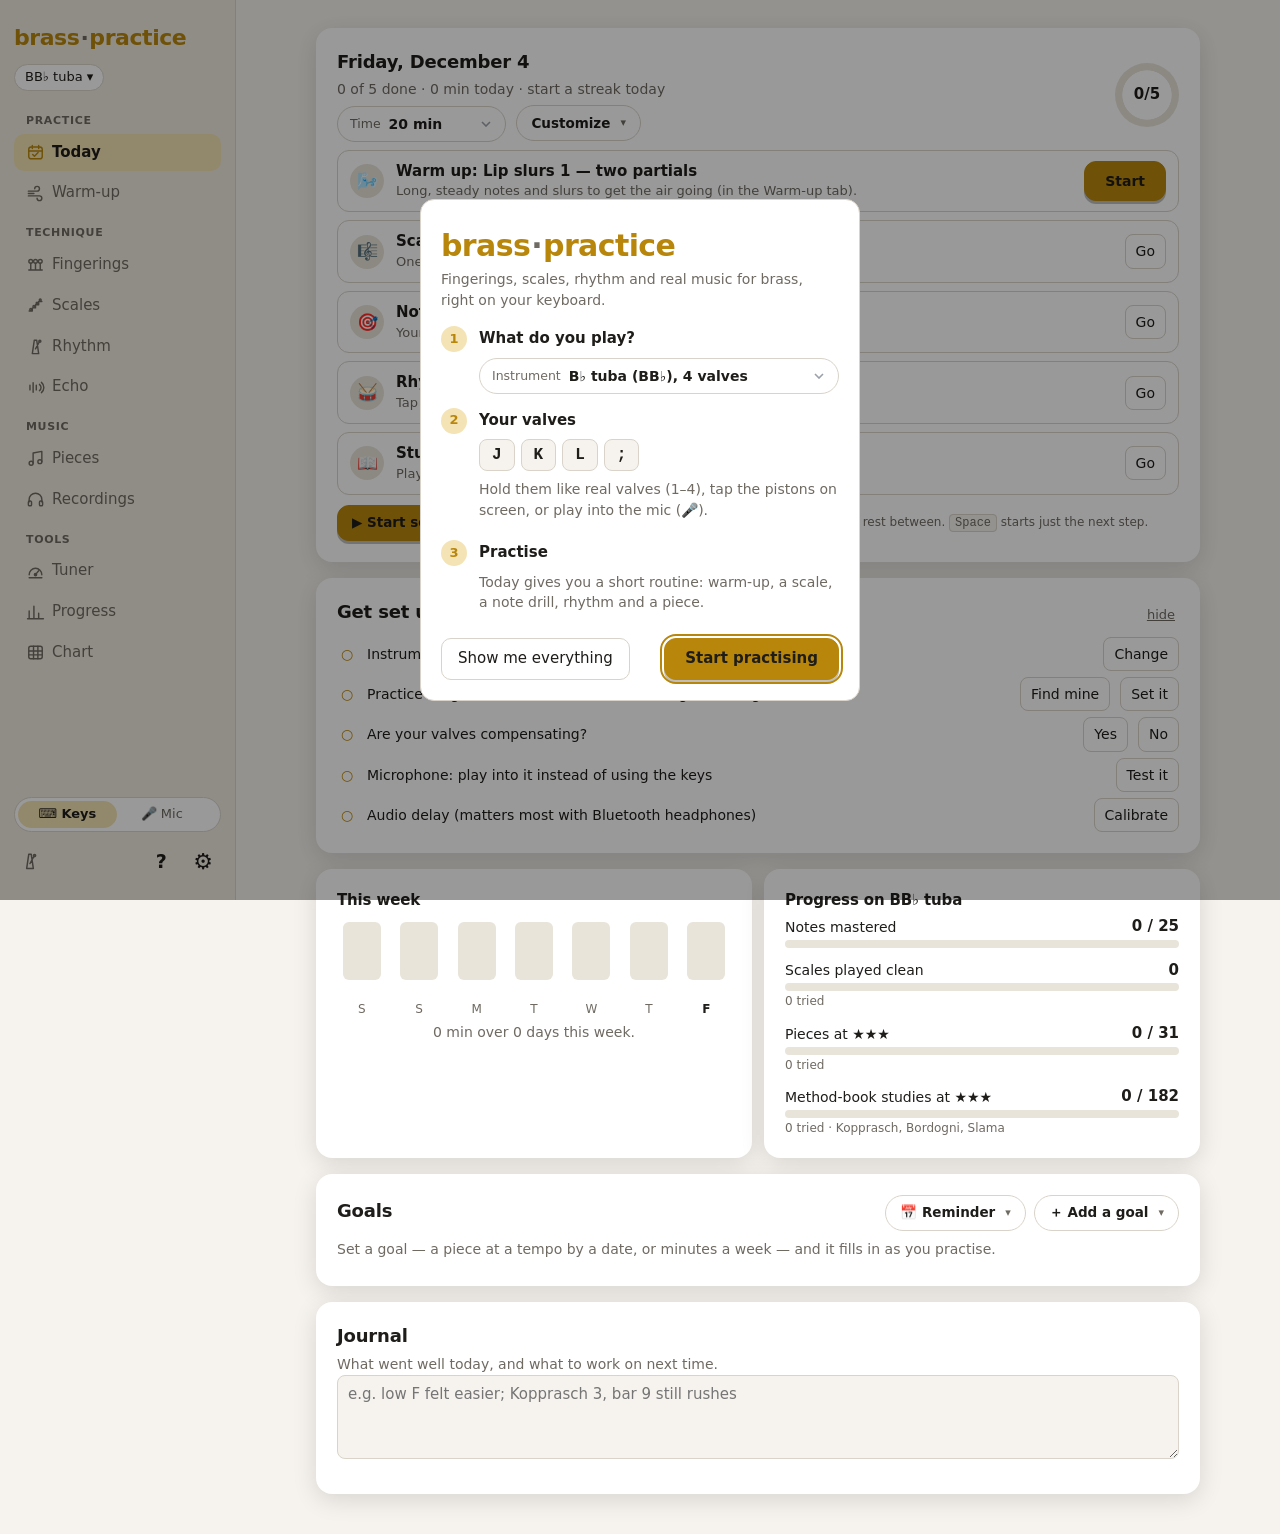
<file: index.html>
<!doctype html>
<html lang="en">
<head>
  <meta charset="utf-8">
  <meta name="viewport" content="width=device-width, initial-scale=1">
  <title>Brass Practice</title>
  <meta name="description" content="Practise tuba and other brass: fingerings, scales, rhythm, real pieces and a tuner.">
  <meta name="theme-color" content="#f6f3ee" data-color="#f6f3ee" media="(prefers-color-scheme: light)">
  <meta name="theme-color" content="#171614" data-color="#171614" media="(prefers-color-scheme: dark)">
  <link rel="icon" href="icons/icon.svg" type="image/svg+xml">
  <link rel="apple-touch-icon" href="icons/apple-touch-icon.png">
  <link rel="stylesheet" href="style.css">
</head>
<body>
  <header class="top">
    <h1><span class="logo">brass<i>·</i>practice</span> <button id="instBtn" class="inst-btn" title="Change instrument"></button></h1>
    <nav class="tabs" role="tablist" aria-label="Sections">
      <span class="nav-h" aria-hidden="true">Practice</span>
      <button class="tab" role="tab" aria-selected="false" data-tab="today"><svg class="ti" viewBox="0 0 24 24" aria-hidden="true"><rect x="3.5" y="5" width="17" height="15" rx="3"/><path d="M3.5 10h17M8 3v4M16 3v4M8.5 14.5l2.2 2.2 4.6-4.6"/></svg><span>Today</span></button>
      <button class="tab" role="tab" aria-selected="false" data-tab="warmup"><svg class="ti" viewBox="0 0 24 24" aria-hidden="true"><path d="M3 9h11a3 3 0 1 0-3-3M3 15h14a3 3 0 1 1-3 3M3 12h7"/></svg><span>Warm-up</span></button>
      <span class="nav-h" aria-hidden="true">Technique</span>
      <button class="tab tab-more" role="tab" aria-selected="false" data-tab="fingerings"><svg class="ti" viewBox="0 0 24 24" aria-hidden="true"><circle cx="6" cy="8" r="2.4"/><circle cx="12" cy="8" r="2.4"/><circle cx="18" cy="8" r="2.4"/><path d="M6 10.4V19M12 10.4V19M18 10.4V19M3.5 19h17"/></svg><span>Fingerings</span></button>
      <button class="tab tab-more" role="tab" aria-selected="false" data-tab="scales"><svg class="ti" viewBox="0 0 24 24" aria-hidden="true"><path d="M4 19h4v-4h4v-4h4V7h4"/><circle cx="6" cy="17" r="1.2"/><circle cx="10" cy="13" r="1.2"/><circle cx="14" cy="9" r="1.2"/><circle cx="18" cy="5" r="1.2"/></svg><span>Scales</span></button>
      <button class="tab tab-more" role="tab" aria-selected="false" data-tab="rhythm"><svg class="ti" viewBox="0 0 24 24" aria-hidden="true"><path d="M8 21h8l-2.5-17h-3zM12 15l5-9"/><circle cx="17.5" cy="5.5" r="1.3"/></svg><span>Rhythm</span></button>
      <button class="tab tab-more" role="tab" aria-selected="false" data-tab="echo"><svg class="ti" viewBox="0 0 24 24" aria-hidden="true"><path d="M5 9v6M9 6v12M13 9v6"/><path d="M17 8a5 5 0 0 1 0 8M19.5 5.5a8.5 8.5 0 0 1 0 13"/></svg><span>Echo</span></button>
      <span class="nav-h" aria-hidden="true">Music</span>
      <button class="tab" role="tab" aria-selected="false" data-tab="pieces"><svg class="ti" viewBox="0 0 24 24" aria-hidden="true"><path d="M9 18V5l11-2v13"/><circle cx="6.5" cy="18" r="2.5"/><circle cx="17.5" cy="16" r="2.5"/></svg><span>Pieces</span></button>
      <button class="tab tab-more" role="tab" aria-selected="false" data-tab="player"><svg class="ti" viewBox="0 0 24 24" aria-hidden="true"><path d="M4 15v-3a8 8 0 0 1 16 0v3"/><rect x="3" y="14" width="4" height="6" rx="1.5"/><rect x="17" y="14" width="4" height="6" rx="1.5"/></svg><span>Recordings</span></button>
      <span class="nav-h" aria-hidden="true">Tools</span>
      <button class="tab" role="tab" aria-selected="false" data-tab="tuner"><svg class="ti" viewBox="0 0 24 24" aria-hidden="true"><path d="M4 16a8 8 0 0 1 16 0"/><path d="M12 16l4-5"/><circle cx="12" cy="16" r="1.4"/><path d="M4 20h16"/></svg><span>Tuner</span></button>
      <button class="tab tab-more" role="tab" aria-selected="false" data-tab="progress"><svg class="ti" viewBox="0 0 24 24" aria-hidden="true"><path d="M4 20V10M10 20V4M16 20v-7M22 20H2"/></svg><span>Progress</span></button>
      <button class="tab tab-more" role="tab" aria-selected="false" data-tab="chart"><svg class="ti" viewBox="0 0 24 24" aria-hidden="true"><rect x="3.5" y="4" width="17" height="16" rx="2.5"/><path d="M3.5 10h17M3.5 15h17M9.5 4v16M15 4v16"/></svg><span>Chart</span></button>
      <button class="tab" id="tabMore" aria-haspopup="true" aria-expanded="false" title="More sections"><svg class="ti" viewBox="0 0 24 24" aria-hidden="true"><circle cx="5" cy="12" r="1.6"/><circle cx="12" cy="12" r="1.6"/><circle cx="19" cy="12" r="1.6"/></svg><span id="tabMoreLabel">More</span></button>
    </nav>
    <div id="moreSheet" class="more-sheet" hidden role="menu" aria-label="More sections"></div>
    <span id="progress" class="progress" title="Days in a row you've practised · minutes today"></span>
    <div class="input-seg" role="group" aria-label="Answer with">
      <button id="keysSeg" title="Answer with the valve keys (J K L ;) or the pistons on screen">⌨ <span class="seg-label">Keys</span></button>
      <button id="micBtn" title="Answer by playing your instrument into the microphone" aria-pressed="false">🎤 <span id="micLive">Mic</span></button>
    </div>
    <details class="pop metro-pop" id="metro">
      <summary class="icon-btn metro-btn" title="Metronome" aria-label="Metronome"><svg class="ti" viewBox="0 0 24 24" aria-hidden="true"><path d="M8 21h8l-2.5-17h-3zM12 15l5-9"/><circle cx="17.5" cy="5.5" r="1.3"/></svg><span id="metroMini"></span></summary>
      <div class="pop-body metro-body">
        <div class="metro-head"><b>Metronome</b><span class="beat-dots" id="metroDots"></span></div>
        <div class="metro-bpm">
          <button id="metroSlower" aria-label="Slower">−</button>
          <span><output id="metroBpm">80</output><small>bpm</small></span>
          <button id="metroFaster" aria-label="Faster">+</button>
        </div>
        <input type="range" id="metroRange" min="30" max="260" step="1" aria-label="Tempo">
        <div class="pop-row">
          <label class="pill"><span>Beats</span><select id="metroBeats"><option value="1">1</option><option value="2">2</option><option value="3">3</option><option value="4">4</option><option value="5">5</option><option value="6">6</option><option value="7">7</option><option value="8">8</option><option value="9">9</option></select></label>
          <label class="pill"><span>Clicks</span><select id="metroSub"><option value="1">beats</option><option value="2">eighths</option><option value="3">triplets</option><option value="4">16ths</option></select></label>
        </div>
        <div class="pop-row">
          <label class="pill" title="Which beats are stressed in a bar of 5, 6 or 7"><span>Groups</span><select id="metroGroup"></select></label>
        </div>
        <div class="pop-row">
          <label class="pill" title="Silent bars: does your pulse hold on its own?"><span>Gaps</span><select id="metroGap"><option value="">off</option><option value="1-1">play 1 · silent 1</option><option value="2-2">play 2 · silent 2</option><option value="3-1">play 3 · silent 1</option><option value="4-4">play 4 · silent 4</option></select></label>
          <label class="pill" title="A little faster every few bars, while it runs"><span>Speed up</span><select id="metroRamp"><option value="">off</option><option value="2-4">+2 every 4 bars</option><option value="4-4">+4 every 4 bars</option><option value="4-8">+4 every 8 bars</option><option value="5-2">+5 every 2 bars</option></select></label>
        </div>
        <p class="sub tight metro-drift" id="metroDrift" hidden></p>
        <div class="pop-row">
          <button id="metroTap" class="pill">Tap</button>
          <button id="metroGo" class="pill primary">▶ Start</button>
        </div>
      </div>
    </details>
    <button id="helpBtn" class="icon-btn" aria-label="Help and shortcuts" title="Help (?)">?</button>
    <button id="settingsBtn" class="icon-btn" aria-label="Settings" title="Settings">⚙</button>
  </header>

  <main>
    <!-- Today -->
    <div class="panel" id="panel-today" hidden>
      <section class="card">
        <div class="today-head">
          <div><h2 id="tdDate"></h2><p class="sub tight" id="tdSub"></p>
            <label class="pill td-mins" title="How long you have today: the routine fits it"><span>Time</span><select id="tdMins"><option value="10">10 min</option><option value="20">20 min</option><option value="30">30 min</option><option value="45">45 min</option><option value="mine">My routine</option></select></label>
            <details class="pop" id="tdCustomPop"><summary class="pill ghost">Customize</summary><div class="pop-body"><p class="sub tight">Your own routine: tick the steps you want.</p><div id="tdCustom" class="td-custom"></div></div></details>
          </div>
          <div class="ring" id="tdRing"></div>
        </div>
        <ol id="tdSteps" class="steps"></ol>
        <div class="td-actions">
          <button id="tdSession" class="pill primary">▶ Start session</button>
          <span class="hint tight">A session runs the steps one after another, with a short rest between. <kbd>Space</kbd> starts just the next step.</span>
        </div>
      </section>
      <section class="card setup" id="tdSetup" hidden></section>
      <div class="today-row">
      <section class="card">
        <h2>This week</h2>
        <div id="tdWeek" class="week"></div>
        <p class="sub tight center" id="tdWeekSum"></p>
      </section>
      <section class="card">
        <h2>Progress on <span id="tdInst"></span></h2>
        <div id="tdStats" class="stats"></div>
      </section>
      </div>
      <section class="card">
        <div class="today-head">
          <h2>Goals</h2>
          <div class="pop-row">
          <details class="pop" id="tdRemind">
            <summary class="pill ghost" title="A repeating practice time for your calendar">📅 Reminder</summary>
            <div class="pop-body remind-form">
              <p class="sub tight">A practice time in your calendar, every week on:</p>
              <div class="rm-days" id="rmDays"></div>
              <label class="pill"><span>at</span><input type="time" id="rmTime" class="num-input"></label>
              <button id="rmSave" type="button" class="pill primary">Add to my calendar</button>
              <p class="sub tight">It downloads a calendar file: open it and your calendar app adds the event, with a reminder 5 minutes before.</p>
            </div>
          </details>
          <details class="pop" id="tdGoalAdd">
            <summary class="pill ghost">＋ Add a goal</summary>
            <div class="pop-body goal-form">
              <label class="pill"><span>Goal</span><select id="gType"><option value="piece">Play a piece cleanly at a tempo</option><option value="minutes">Practise every week</option></select></label>
              <div id="gPieceRow" class="pop-row"><label class="pill grow"><span>Piece</span><select id="gPiece"></select></label>
                <label class="pill"><span>at</span><input id="gBpm" type="number" min="30" max="240" value="100" class="num-input small-num"><small>bpm</small></label></div>
              <div id="gMinRow" class="pop-row" hidden><label class="pill"><span>Minutes a week</span><input id="gMin" type="number" min="10" max="2000" step="10" value="120" class="num-input small-num"></label></div>
              <label class="pill"><span>By (optional)</span><input id="gBy" type="date" class="num-input"></label>
              <button id="gSave" type="button" class="pill primary">Add goal</button>
            </div>
          </details>
          </div>
        </div>
        <div id="tdGoals" class="goals"></div>
      </section>
      <section class="card">
        <h2>Journal</h2>
        <label class="sub" for="tdJournal">What went well today, and what to work on next time.</label>
        <textarea id="tdJournal" class="text-input" rows="3" placeholder="e.g. low F felt easier; Kopprasch 3, bar 9 still rushes"></textarea>
        <p id="tdJournalPrev" class="sub tight journal-prev" hidden></p>
      </section>
    </div>

    <!-- Fingerings -->
    <div class="panel stage" id="panel-fingerings" hidden>
      <div class="toolbar">
        <label class="pill"><span>Answer</span>
          <select id="fMode">
            <option value="self">Check with Space</option>
            <option value="auto">Auto</option>
            <option value="timed">Timed</option>
          </select>
        </label>
        <label class="pill"><span>Key</span><select id="fKey"></select></label>
        <label class="pill" id="fReadRow" title="Read brass band parts (treble clef, transposed) or tenor clef"><span>Read in</span><select id="fRead"><option value="concert">Concert pitch</option><option value="band">Brass band treble clef</option><option value="tenor">Tenor clef</option></select></label>
        <span class="tb-group" id="fTimedOpts">
          <span class="pill stepper" title="Tempo"><button id="fSlower" aria-label="Slower">−</button><span class="bpm"><output id="fTempoOut">60</output><small>bpm</small></span><button id="fFaster" aria-label="Faster">+</button></span>
          <label class="pill"><span>Every</span><select id="fBeats"><option value="1">beat</option><option value="2">2 beats</option><option value="4">4 beats</option></select></label>
        </span>
        <details class="pop">
          <summary class="pill ghost">Options</summary>
          <div class="pop-body">
            <label class="check" title="The note is played instead of shown"><input type="checkbox" id="fEar"> Ear training: hear the note instead of seeing it</label>
          </div>
        </details>
        <span class="tb-spacer"></span>
        <span class="chips">
          <span class="chip" title="Streak"><b id="streak">0</b> streak</span>
          <span class="chip" title="Best streak this session"><b id="bestStreak">0</b> best</span>
          <span class="chip empty" title="Right / tried this session"><b id="sessionAcc">–</b> right</span>
          <span class="chip empty" title="Average answer time"><b id="avgTime">–</b> avg</span>
        </span>
      </div>
      <div class="stage-main">
        <svg id="fStaff" role="img" aria-label="Note on the staff"></svg>
        <div id="fNoteName" class="note-name">&nbsp;</div>
      </div>
      <div id="fFeedback" class="status" aria-live="polite">&nbsp;</div>
      <div class="valve-slot"></div>
      <p id="fHint" class="hint"></p>
      <details class="card fold">
        <summary><h2>Your notes</h2><span class="sub">accuracy per note · weak notes come up more often</span></summary>
        <div id="noteGrid" class="note-grid"></div>
      </details>
    </div>

    <!-- Scales -->
    <div class="panel stage" id="panel-scales" hidden>
      <div class="toolbar">
        <label class="pill"><span>Key</span><select id="scKey"></select></label>
        <label class="pill"><span>Scale</span><select id="scType"></select></label>
        <label class="pill" title="How the scale is played: straight up and down, or in a pattern"><span>Pattern</span><select id="scPattern"></select></label>
        <label class="pill"><span>Octaves</span><select id="scOct"><option value="1">1</option><option value="2">2</option></select></label>
        <label class="pill"><span>Mode</span>
          <select id="scMode">
            <option value="flow">Play along</option>
            <option value="step">My own pace</option>
          </select>
        </label>
        <span class="tb-group" id="scFlowOpts"><span class="pill stepper" title="Tempo"><button id="scSlower" aria-label="Slower">−</button><span class="bpm"><output id="scTempoOut">60</output><small>bpm</small></span><button id="scFaster" aria-label="Faster">+</button></span></span>
        <details class="pop">
          <summary class="pill ghost">Options</summary>
          <div class="pop-body">
            <label class="pill"><span>Start on</span><select id="scStart"></select></label>
            <label class="check"><input type="checkbox" id="scPlayAlong"> Play every note for me (guide)</label>
            <label class="check"><input type="checkbox" id="scLoop"> Loop, 4 bpm faster after each clean run</label>
            <label class="check"><input type="checkbox" id="scShowF"> Show fingerings under the notes</label>
          </div>
        </details>
        <span class="tb-spacer"></span>
        <button id="scListen" class="pill ghost" title="Hear the whole scale">▶ Listen</button>
        <button id="scRestart" class="pill ghost" title="Restart (R)">↺ Restart</button>
        <button class="pill ghost stand-btn" aria-pressed="false" title="Music-stand mode: big music, no menus, the screen stays on (F)">⛶</button>
      </div>
      <div class="stage-main wide">
        <div class="staff-scroll" id="scScroll"><svg id="scStaff" role="img" aria-label="Scale on the staff"></svg></div>
      </div>
      <div id="scFeedback" class="status" aria-live="polite">&nbsp;</div>
      <div class="valve-slot"></div>
      <p id="scHint" class="hint"></p>
      <p id="scBest" class="hint best"></p>
    </div>

    <!-- Pieces -->
    <div class="panel stage" id="panel-pieces" hidden>
      <div class="toolbar">
        <label class="pill grow"><span>Piece</span><select id="pcPiece"></select></label>
        <span class="pill nav-pair" id="pcNav"><button id="pcPrev" title="Previous in this book ([)" aria-label="Previous piece">‹</button><button id="pcNext" title="Next in this book (])" aria-label="Next piece">›</button></span>
        <button id="pcBrowse" class="pill ghost" title="Browse all pieces (B)">☰ Library <kbd>B</kbd></button>
        <button id="pcNew" class="pill ghost" hidden>🎲 New <kbd>N</kbd></button>
        <button id="pcImport" class="pill ghost">＋ Add music</button>
        <button class="pill ghost stand-btn" aria-pressed="false" title="Music-stand mode: big music, no menus, the screen stays on (F)">⛶ Stand</button>
      </div>
      <div class="toolbar">
        <label class="pill"><span>Mode</span>
          <select id="pcMode">
            <option value="play">Play along</option>
            <option value="wait">Wait for me</option>
            <option value="listen">Listen</option>
          </select>
        </label>
        <label class="pill"><span>View</span>
          <select id="pcView">
            <option value="scroll">Scrolling</option>
            <option value="page">Page</option>
          </select>
        </label>
        <span class="pill stepper" title="Tempo"><button id="pcSlower" aria-label="Slower">−</button><span class="bpm"><output id="pcTempoOut">100</output><small>bpm</small></span><button id="pcFaster" aria-label="Faster">+</button></span>
        <button id="pcCoach" class="pill ghost coach" hidden></button>
        <details class="pop" id="pcMore">
          <summary class="pill ghost">Options <span id="pcMoreSum"></span></summary>
          <div class="pop-body">
            <div class="pop-row">
              <label class="pill"><span>From</span><select id="pcFrom"></select></label>
              <label class="pill"><span>To</span><select id="pcTo"></select></label>
              <button id="pcWhole" class="link-btn">whole piece</button>
            </div>
            <div class="pop-row">
              <label class="pill" title="Play it in another key — the key signature and every note move with it"><span>Key</span><select id="pcKey"></select></label>
              <label class="pill"><span>Octave</span>
                <select id="pcOct"><option value="-3"></option><option value="-2"></option><option value="-1"></option><option value="0"></option><option value="1"></option><option value="2"></option><option value="3"></option></select>
              </label>
            </div>
            <label class="check"><input type="checkbox" id="pcClick"> Metronome</label>
            <label class="check" id="pcAccRow" hidden><input type="checkbox" id="pcAcc"> Piano accompaniment</label>
            <div class="pop-row" id="pcDuetRow" hidden>
              <label class="pill"><span>You play</span><select id="pcDuetPart"><option value="1">Part 1</option><option value="2">Part 2</option></select></label>
              <label class="check"><input type="checkbox" id="pcDuet"> Play the other part</label>
              <label class="pill" id="pcDuetSrcRow" hidden title="Record yourself on the other part (with the mic), then play along with your own take"><span>by</span><select id="pcDuetSrc"></select></label>
            </div>
            <label class="check"><input type="checkbox" id="pcGuide"> Play every note for me (guide)</label>
            <label class="check"><input type="checkbox" id="pcLoop"> Loop</label>
            <label class="check sub-check"><input type="checkbox" id="pcRamp"> …and speed up 4 bpm after each clean run (95%+)</label>
            <label class="check"><input type="checkbox" id="pcMemo"> Memorize: hide notes until played</label>
            <div class="pop-row">
              <label class="pill" title="Fingerings under the notes — fading: all of them for your first two runs, then only the notes you missed last time"><span>Fingerings</span><select id="pcHints"><option value="off">Hidden</option><option value="fade">Fade as I learn</option><option value="always">Always shown</option></select></label>
              <label class="pill" id="pcBackingRow" title="For music without its own accompaniment"><span>Backing</span><select id="pcBacking"><option value="none">None</option><option value="drone">Drone on the key note</option><option value="chords">Chords (worked out)</option></select></label>
            </div>
            <label class="check" title="From the intonation map (Tuner): an alternate fingering that measured clearly closer to in tune"><input type="checkbox" id="pcMyF"> Show fingerings that sit better on my horn</label>
            <div class="pop-row">
              <button id="pcBreaths" class="pill ghost" title="Tap the notes you'll breathe after; with the mic, it checks where you really did">✎ Plan breaths</button>
              <button id="pcShare" class="pill ghost" title="Send this piece as a link — the music is inside the link">🔗 Share</button>
            </div>
            <div class="pop-row">
              <button id="pcResetTempo" class="link-btn">reset tempo</button>
              <button id="pcEdit" class="link-btn" hidden>Edit</button>
              <button id="pcDelete" class="link-btn danger" hidden>Delete</button>
            </div>
            <p class="sub tight">Tip: click a bar to start there, Shift-click to end there.</p>
          </div>
        </details>
        <span class="tb-spacer"></span>
        <span id="pcMeta" class="meta"></span>
        <details class="pop" id="pcJournal">
          <summary class="pill ghost" title="Your notes on this piece">📝 Notes</summary>
          <div class="pop-body">
            <label class="sub" for="pcJournalText">Your notes on this piece</label>
            <textarea id="pcJournalText" class="text-input" rows="4" placeholder="e.g. bar 12: breathe after the high F"></textarea>
            <p class="sub tight" id="pcJournalWhen"></p>
          </div>
        </details>
        <details class="pop hist-pop" id="pcHist" hidden>
          <summary class="pill ghost" title="Your runs on this piece"><svg id="pcSpark" class="spark" viewBox="0 0 64 20" aria-hidden="true"></svg> History</summary>
          <div class="pop-body" id="pcHistBody"></div>
        </details>
      </div>
      <p id="pcNote" class="piece-note" hidden></p>
      <p id="pcMyNote" class="piece-note mine" hidden></p>
      <p id="pcRangeWarn" class="note-box warn" hidden></p>
      <div id="pcScore" class="score-box" title="Click a bar to start there · Shift-click to end there"></div>
      <div id="pcFeedback" class="status" aria-live="polite">&nbsp;</div>
      <div class="valve-slot"></div>
    </div>

    <!-- Rhythm -->
    <div class="panel stage" id="panel-rhythm" hidden>
      <div class="toolbar">
        <label class="pill"><span>Level</span><select id="rhLevel"></select></label>
        <label class="pill"><span>Bars</span><select id="rhBars"><option value="1">1</option><option value="2">2</option></select></label>
        <label class="pill"><span>Time</span><select id="rhBeats"><option value="2/4">2/4</option><option value="3/4">3/4</option><option value="4/4">4/4</option><option value="6/8">6/8</option></select></label>
        <span class="pill stepper" title="Tempo"><button id="rhSlower" aria-label="Slower">−</button><span class="bpm"><output id="rhTempoOut">80</output><small>bpm</small></span><button id="rhFaster" aria-label="Faster">+</button></span>
        <details class="pop">
          <summary class="pill ghost">Options</summary>
          <div class="pop-body">
            <label class="check"><input type="checkbox" id="rhClick"> Click while I tap</label>
            <label class="slider-row">Tempo <input type="range" id="rhTempo" min="40" max="208" step="1"></label>
          </div>
        </details>
        <span class="tb-spacer"></span>
        <span class="beat-dots" id="rhDots"></span>
        <button id="rhMetro" class="pill ghost">Start metronome <kbd>M</kbd></button>
      </div>
      <div class="stage-main wide">
        <div class="staff-scroll"><svg id="rhStaff" role="img" aria-label="Rhythm"></svg></div>
      </div>
      <div id="rhStatus" class="status" aria-live="polite">&nbsp;</div>
      <button id="rhPad" class="tap-pad">Tap <kbd>Space</kbd></button>
      <div class="actions">
        <button id="rhStart" class="primary">Start <kbd>Space</kbd></button>
        <button id="rhHear">Hear it <kbd>H</kbd></button>
        <button id="rhNew">New rhythm <kbd>N</kbd></button>
      </div>
    </div>

    <!-- Echo -->
    <div class="panel stage" id="panel-echo" hidden>
      <div class="toolbar">
        <label class="pill"><span>Level</span><select id="ecLevel"></select></label>
        <label class="pill"><span>Key</span><select id="ecKey"></select></label>
        <span class="pill stepper" title="Tempo"><button id="ecSlower" aria-label="Slower">−</button><span class="bpm"><output id="ecBpm">80</output><small>bpm</small></span><button id="ecFaster" aria-label="Faster">+</button></span>
        <span class="tb-spacer"></span>
        <span class="chips">
          <span class="chip" title="Phrases echoed / tried this session"><b id="ecRight">0</b>/<b id="ecTried">0</b> echoed</span>
          <span class="chip" title="In a row"><b id="ecStreak">0</b> in a row</span>
        </span>
      </div>
      <div class="stage-main wide"><div id="ecScore" class="score-box small echo-box" aria-live="polite"></div></div>
      <div id="ecFeedback" class="status" aria-live="polite">&nbsp;</div>
      <div class="valve-slot"></div>
      <p id="ecHint" class="hint"></p>
    </div>

    <!-- Warm-up -->
    <div class="panel" id="panel-warmup" hidden>
      <section class="card">
        <h2>Play-along warm-ups</h2>
        <p class="sub tight">Long tones and lip slurs written out, played with the metronome (they open in Pieces). Today's is marked.</p>
        <div id="wuRoutines" class="wu-routines"></div>
      </section>
      <div class="today-row">
      <section class="card">
        <h2>Breathing</h2>
        <p class="sub">Slow, full breaths before you play: follow the circle, in as it grows and out as it shrinks. One count a second.</p>
        <div class="toolbar">
          <label class="pill"><span>Pattern</span><select id="brPattern"></select></label>
          <label class="pill"><span>Rounds</span><select id="brRounds"><option value="4">4</option><option value="6">6</option><option value="8">8</option><option value="10">10</option></select></label>
          <label class="check"><input type="checkbox" id="brClick"> Tick each count</label>
          <button id="brStart" class="pill primary">Start</button>
        </div>
        <div class="br-stage"><div id="brCircle" class="br-circle"></div><div class="br-text"><b id="brPhase">&nbsp;</b><span id="brCount"></span></div></div>
      </section>
      <section class="card">
        <h2>Mouthpiece buzzing</h2>
        <p class="sub">Hear the line, then buzz it on the mouthpiece alone. Your pitch is drawn over it — the mic hears a buzz too.</p>
        <div class="toolbar">
          <label class="pill"><span>Line</span><select id="bzPattern"></select></label>
          <label class="pill"><span>From</span><select id="bzNote"></select></label>
          <button id="bzStart" class="pill primary">Start</button>
        </div>
        <svg id="bzGraph" class="lt-graph bz-graph" viewBox="0 0 320 110" role="img" aria-label="The line to buzz, and your pitch"></svg>
        <p id="bzMsg" class="feedback">&nbsp;</p>
      </section>
      </div>
      <section class="card">
        <h2>Sing, buzz, play</h2>
        <p class="sub">Hear a note, sing it, buzz it on the mouthpiece, then play it — Arnold Jacobs’ “song and wind”: hear the pitch in your head first, and your lips find it. Sing in any comfortable octave; the mic checks each step.</p>
        <div class="toolbar">
          <label class="pill"><span>Around</span><select id="sbNote"></select></label>
          <label class="pill"><span>Notes</span><select id="sbRounds"><option value="4">4</option><option value="6">6</option><option value="8">8</option></select></label>
          <button id="sbStart" class="pill primary">Start</button>
        </div>
        <div id="sbSteps" class="sb-steps"></div>
        <p id="sbMsg" class="feedback">&nbsp;</p>
      </section>
      <div class="today-row">
      <section class="card">
        <h2>Long-tone challenge</h2>
        <p class="sub">Hold one note as long and as steadily as you can, in the shape you pick. The timer starts when it hears the note.</p>
        <div class="toolbar">
          <label class="pill"><span>Note</span><select id="ltNote"></select></label>
          <label class="pill"><span>Goal</span><select id="ltGoal"><option value="8">8 s</option><option value="12">12 s</option><option value="16">16 s</option><option value="20">20 s</option><option value="30">30 s</option></select></label>
          <label class="pill" title="How loud over the note: the dashed line on the graph"><span>Shape</span><select id="ltShape"><option value="steady">Steady</option><option value="cres">Crescendo</option><option value="dim">Diminuendo</option><option value="swell">Swell (messa di voce)</option></select></label>
          <button id="ltStart" class="pill primary">Start</button>
        </div>
        <div class="bar-h big"><span id="ltBar" style="width:0%"></span></div>
        <svg id="ltGraph" class="lt-graph" viewBox="0 0 300 96" role="img" aria-label="Loudness and pitch over the note" hidden></svg>
        <div class="lt-key" id="ltKey" hidden><i class="k-loud"></i>loudness <i class="k-target"></i>aim <i class="k-pitch"></i>pitch (±30¢)</div>
        <p id="ltMsg" class="feedback">&nbsp;</p>
      </section>
      <section class="card">
        <h2>Tonguing</h2>
        <p class="sub">Tongue one note in time with the click; see how even your notes are. For double tonguing (T-K), it shows whether the K notes lag. Use headphones.</p>
        <div class="toolbar">
          <label class="pill"><span>Note</span><select id="tgNote"></select></label>
          <label class="pill"><span>Notes</span><select id="tgSub"><option value="2">8ths</option><option value="3">Triplets</option><option value="4">16ths</option></select></label>
          <span class="pill stepper" title="Tempo"><button id="tgSlower" aria-label="Slower">−</button><span class="bpm"><output id="tgBpm">80</output><small>bpm</small></span><button id="tgFaster" aria-label="Faster">+</button></span>
          <button id="tgStart" class="pill primary">Start</button>
        </div>
        <svg id="tgGraph" class="tg-graph" viewBox="0 0 300 44" role="img" aria-label="Your note starts against the beat" hidden></svg>
        <p id="tgMsg" class="feedback">&nbsp;</p>
      </section>
      </div>
      <div class="today-row">
      <section class="card">
        <h2>Lip slurs</h2>
        <p class="sub">One fingering, moving between the notes it plays (its partials) in your range — air and lips only. The mic hears which partial you hit.</p>
        <div class="toolbar">
          <label class="pill"><span>Fingering</span><select id="lsF"></select></label>
          <label class="pill"><span>Pattern</span><select id="lsP"></select></label>
          <button id="lsGo" class="pill primary">Practise ›</button>
        </div>
        <p class="sub tight" id="lsNotes"></p>
      </section>
      <section class="card">
        <h2>Range builder</h2>
        <p class="sub">Push your highest or lowest note one step further. A note counts once you hold it for a second, in tune. Rest between tries.</p>
        <div class="toolbar">
          <button id="rgUp" class="pill primary">↑ Extend up</button>
          <button id="rgDown" class="pill">↓ Extend down</button>
          <button id="rgStop" class="pill ghost" hidden>Stop</button>
        </div>
        <div class="rg-target"><b id="rgNote">–</b><span id="rgFing"></span></div>
        <p id="rgMsg" class="feedback">&nbsp;</p>
        <p id="rgBest" class="sub tight"></p>
      </section>
      </div>
    </div>

    <!-- Tuner -->
    <div class="panel" id="panel-tuner" hidden>
      <section class="card trainer tuner">
        <div id="tunNote" class="tun-note">–</div>
        <div id="tunCents" class="tun-cents">&nbsp;</div>
        <div id="tunNeedleWrap" class="tun-meter idle">
          <div class="tun-scale"><span>−50</span><span>−25</span><span>0</span><span>+25</span><span>+50</span></div>
          <div class="tun-track"><div class="tun-zone"></div><div id="tunNeedle" class="tun-needle"></div></div>
        </div>
        <div id="tunFreq" class="tun-freq">&nbsp;</div>
        <div id="tunFing" class="tun-fing">&nbsp;</div>
        <div class="actions"><button id="tunStart" class="primary">Start listening <kbd>Space</kbd></button></div>
        <p id="tunStatus" class="feedback bad"></p>
        <p class="hint"><span id="tunA">A = 440 Hz</span> (change it in ⚙ Settings). Point the mic at the bell from a metre or so away; a quiet room helps the low notes.</p>
      </section>
      <section class="card inton">
        <div class="inton-head">
          <div>
            <h2>Intonation map</h2>
            <p class="sub tight">Play every note in your range, one at a time, and see which ones sit sharp or flat — and how far to move a slide to fix it.</p>
          </div>
          <span class="tb-spacer"></span>
          <label class="check" title="Measure every fingering of each note, to find which sits best on your horn"><input type="checkbox" id="intAlts"> Alternate fingerings too</label>
          <button id="intStart" class="pill primary">Start</button>
        </div>
        <div id="intLive" class="inton-live" hidden>
          <div class="inton-target"><b id="intNote">–</b><span id="intFing"></span></div>
          <div class="inton-meter"><div class="inton-zone"></div><div id="intNeedle" class="inton-needle"></div></div>
          <p id="intMsg" class="sub tight">Play the note and hold it steady.</p>
          <div class="pop-row center">
            <button id="intHear" class="pill ghost">♪ Hear it</button>
            <button id="intSkip" class="pill ghost">Skip ›</button>
          </div>
        </div>
        <div id="intChart" class="inton-chart"></div>
        <div id="intAdvice" class="inton-advice"></div>
      </section>
      <div class="today-row">
      
      
      
      <section class="card">
        <h2>Drone &amp; chord tuning</h2>
        <p class="sub">A steady note to tune against. Pick which note of the chord you're playing and the tuner aims for where an ensemble tunes it — a major third about 14¢ low, a fifth 2¢ high — not the tuner's equal temperament. Use headphones while the mic listens.</p>
        <div class="toolbar">
          <label class="pill"><span>Drone</span><select id="drNote"></select></label>
          <label class="pill"><span>Chord</span><select id="drChord"><option value="root">Root</option><option value="fifth">Root + fifth</option></select></label>
          <label class="pill"><span>I play the</span><select id="drRole"><option value="">(just tune)</option><option value="0">root or octave</option><option value="7">fifth</option><option value="4">major third</option><option value="3">minor third</option><option value="9">major sixth</option><option value="10">seventh (barbershop)</option></select></label>
          <button id="drBtn" class="pill">▶ Play drone</button>
        </div>
        <p id="drTarget" class="sub tight"></p>
      </section>
      </div>
    </div>

    <!-- Recordings -->
    <div class="panel" id="panel-player" hidden>
      <section class="card">
        <div class="today-head">
          <div>
            <h2>Play along with a recording</h2>
            <p class="sub tight">Load a recording (MP3, M4A, WAV…), loop a passage and slow it down — the pitch stays the same, so you can keep playing along in tune. Recordings are kept in this browser.</p>
          </div>
          <label class="pill primary file-pill">＋ Add a recording<input type="file" id="plFile" accept="audio/*,.mp3,.m4a,.wav,.ogg,.flac" hidden></label>
        </div>
        <div id="plList" class="pl-list"></div>
      </section>
      <section class="card" id="plPlayer" hidden>
        <h2 id="plTitle"></h2>
        <canvas id="plWave" class="pl-wave" role="img" aria-label="The recording's waveform: drag to choose a passage to loop"></canvas>
        <p class="sub tight pl-time"><span id="plPos">0:00</span> / <span id="plDur">0:00</span> · <span id="plLoopTxt"></span></p>
        <div class="toolbar">
          <button id="plPlay" class="pill primary">▶ Play <kbd>Space</kbd></button>
          <button id="plBack" class="pill ghost" title="Back 5 seconds">⟲ 5 s</button>
          <button id="plA" class="pill ghost" title="Loop from here ([)">[ A</button>
          <button id="plB" class="pill ghost" title="Loop to here (])">B ]</button>
          <label class="check"><input type="checkbox" id="plLoop"> Loop A–B <kbd>L</kbd></label>
          <label class="pill"><span>Speed</span><select id="plSpeed"><option value="0.5">50%</option><option value="0.6">60%</option><option value="0.7">70%</option><option value="0.75">75%</option><option value="0.8">80%</option><option value="0.85">85%</option><option value="0.9">90%</option><option value="0.95">95%</option><option value="1">100%</option></select></label>
          <label class="check"><input type="checkbox" id="plRamp"> 5% faster each time round</label>
        </div>
        <p class="hint">Drag across the waveform to pick a passage; click to jump. <kbd>[</kbd> <kbd>]</kbd> set the loop, <kbd>−</kbd> <kbd>+</kbd> the speed, <kbd>Esc</kbd> back to the start.</p>
        <div class="toolbar pl-music">
          <label class="pill grow" title="The music this recording plays — it follows along once you've tapped the beat"><span>Music</span><select id="plPiece"></select></label>
          <button id="plTap" class="pill ghost" title="As it plays, tap on every beat from the first beat of the music">Tap the beat <kbd>T</kbd></button>
          <button id="plTapDone" class="pill primary" hidden>Done</button>
          <span class="sub" id="plTapInfo"></span>
        </div>
        <div class="toolbar" id="plBarsRow" hidden>
          <label class="pill"><span>Loop bars</span><select id="plFromBar"></select></label>
          <label class="pill"><span>to</span><select id="plToBar"></select></label>
          <button id="plLoopBars" class="pill ghost">Loop them</button>
        </div>
        <div id="plScore" class="score-box pl-score" hidden></div>
      </section>
    </div>

    <!-- Progress -->
    <div class="panel" id="panel-progress" hidden>
      <section class="card">
        <div class="today-head">
          <div><h2>Your progress</h2><p class="sub tight">All your practice so far; records are for <span id="prInst"></span>.</p></div>
          <div class="pop-row">
            <button id="prReport" class="pill primary" title="A one-page summary of the last 7 days, to print or send">Weekly report</button>
            <button id="prReportSave" class="pill ghost" title="Download the weekly report as a file">⬇</button>
          </div>
        </div>
        <div id="prSummary" class="stats prog-summary"></div>
        <h3>Minutes per week</h3>
        <div id="prWeeks"></div>
        <p class="sub tight">The darker part of each bar: time with sound coming out of the horn, when the mic was on.</p>
      </section>
      <div class="today-row">
        <section class="card"><h2>Personal records</h2><table id="prRecords" class="prog-table"></table></section>
        <section class="card"><h2>Tuning over time</h2><div id="prTuning"></div></section>
      </div>
      <section class="card"><h2>Notes mastered over time</h2><div id="prNotes"></div></section>
      <section class="card"><h2>Tempo and score, piece by piece</h2><div class="staff-scroll"><table id="prTempos" class="prog-table"></table></div><p class="sub tight">Score · tempo (bpm), first run, latest and best.</p></section>
      <section class="card"><h2>Recent journal notes</h2><div id="prJournal"></div></section>
    </div>

    <!-- Chart -->
    <div class="panel" id="panel-chart" hidden>
      <section class="card">
        <h2>Fingering chart</h2>
        <p class="sub" id="chartDesc"></p>
        <div id="chartRows" class="chart-rows"></div>
      </section>
    </div>

    <!-- Valves: shared by Fingerings and Scales, moved into whichever is open. -->
    <div id="valvePanel">
      <div class="valves"></div>
      <div class="actions">
        <button id="submitBtn" class="primary">Submit <kbd>Space</kbd></button>
        <button id="hearBtn">Hear note <kbd>H</kbd></button>
      </div>
      <p class="hint" id="valveHint"></p>
    </div>


  </main>

  <dialog id="settings">
    <form method="dialog">
      <h2>Settings</h2>
      <div class="seg set-seg" role="tablist"><button type="button" data-sec="inst" class="active">Instrument</button><button type="button" data-sec="sound">Sound</button><button type="button" data-sec="timing">Practice &amp; timing</button><button type="button" data-sec="mic">Keys &amp; mic</button><button type="button" data-sec="look">Look &amp; data</button></div>
      <div class="set-sec" data-sec="inst">
            <label>Instrument <select id="setInstrument"></select></label>
      <label class="check" id="setCompRow"><input type="checkbox" id="setComp"> Compensating valves (the 4th-valve combinations stay in tune)</label>
      <div class="row">
        <label>Lowest note <select id="setLow"></select></label>
        <label>Highest note <select id="setHigh"></select></label>
      </div>
      <div class="row">
        <label>Accidentals
          <select id="setSpelling">
            <option value="flats">Flats only</option>
            <option value="sharps">Sharps only</option>
            <option value="both">Both</option>
          </select>
        </label>
        <label>Fingerings accepted
          <select id="setAccept">
            <option value="any">Any valid (alternates OK)</option>
            <option value="primary">Main fingering only</option>
          </select>
        </label>
      </div>
      </div>
      <div class="set-sec" data-sec="sound" hidden>
            <div class="row">
        <label>Instrument sound <select id="setTone"></select></label>
        <label>Tuning (A =)
          <select id="setA4"><option value="438">438 Hz</option><option value="439">439 Hz</option><option value="440">440 Hz</option><option value="441">441 Hz</option><option value="442">442 Hz</option><option value="443">443 Hz</option><option value="444">444 Hz</option><option value="445">445 Hz</option><option value="446">446 Hz</option></select>
        </label>
      </div>
      <label class="check"><input type="checkbox" id="setYouSound"> Hear your note when you finger it right (play-along)</label>
      <label class="check"><input type="checkbox" id="setWrongSound"> Hear the wrong note when you miss (play-along)</label>
      <label class="check"><input type="checkbox" id="setSound"> Fingerings: play the note after answering</label>
      <label class="check"><input type="checkbox" id="setAutoplay"> Fingerings: play the note when it appears</label>
      <label class="check"><input type="checkbox" id="setShowName"> Fingerings: show the note name before answering</label>
      </div>
      <div class="set-sec" data-sec="timing" hidden>
            <div class="row">
        <label>How strict
          <select id="setTiming"><option value="strict">Strict</option><option value="normal">Normal</option><option value="lenient">Lenient</option></select>
        </label>
        <label>Audio offset (ms)
          <span class="cal-row">
            <input type="number" id="setLatency" class="num-input" min="-100" max="400" step="10" title="Bluetooth headphones are often 100–300 ms behind. Raise this if your notes are marked late.">
            <button type="button" id="calBtn" class="small-btn" title="Tap along to the clicks to measure it">Calibrate…</button>
          </span>
        </label>
      </div>
      <div class="row">
        <label>Count-in (Pieces, Scales)
          <select id="setCountIn"><option value="1">1 bar</option><option value="2">2 bars (time to breathe)</option></select>
        </label>
        <label>Rest between session steps
          <select id="setSessionRest"><option value="0">None</option><option value="10">10 s</option><option value="20">20 s</option><option value="30">30 s</option><option value="60">1 min</option></select>
        </label>
        <label>Rest reminder
          <select id="setRest"><option value="0">Off</option><option value="15">After 15 min of playing</option><option value="20">After 20 min</option><option value="30">After 30 min</option></select>
        </label>
      </div>
      <div id="calBox" class="cal-box" hidden>
        <p id="calMsg">Tap <kbd>Space</kbd> (or any valve key) exactly on each click.</p>
        <div class="beat-dots" id="calDots"></div>
      </div>
      </div>
      <div class="set-sec" data-sec="mic" hidden>
            <label>Valve keys <span class="keybinds" id="setKeys"></span>
        <small class="sub">Click one, then press the key you want. If a fingering never registers, your keyboard may not detect those keys together — pick others.</small>
      </label>
      <label class="check"><input type="checkbox" id="setAnyOctave"> Microphone: accept the right note in any octave</label>
      <label class="check"><input type="checkbox" id="setHandsFree"> Hands-free start (mic): play a short note and the count-in begins</label>
      <label class="check"><input type="checkbox" id="setPedal"> Page-turner pedal: → or Page Down starts / goes on (like Space), ← or Page Up stops</label>
      <div class="row">
        <label>Mic sensitivity
          <select id="setMicSens"><option value="low">Low (noisy room)</option><option value="normal">Normal</option><option value="high">High (quiet mic)</option></select>
        </label>
        <label>Mic delay (ms)
          <span class="cal-row">
            <input type="number" id="setMicLatency" class="num-input" min="-100" max="400" step="5" title="How late the mic hears you. Raise it if notes you play on time are marked late.">
            <button type="button" id="micCalBtn" class="small-btn" title="Play short notes on the clicks to measure it">Calibrate…</button>
          </span>
        </label>
      </div>
      <div class="mic-meter-row">
        <span class="sub">Mic level</span>
        <span class="mic-meter" title="The line marks the quietest sound counted as playing"><span id="micMeter"></span><i id="micMeterGate"></i></span>
        <button type="button" id="micTestBtn" class="small-btn">Test mic</button>
      </div>
      <p id="micMeterTxt" class="sub tight"></p>
      <div id="micCalBox" class="cal-box" hidden>
        <p id="micCalMsg"></p>
        <div class="beat-dots" id="micCalDots"></div>
      </div>
      </div>
      <div class="set-sec" data-sec="look" hidden>
            <label>Theme
        <select id="setTheme"><option value="auto">Auto (system)</option><option value="dark">Dark</option><option value="light">Light</option></select>
      </label>
      <label class="check"><input type="checkbox" id="setAwake"> Keep the screen on while the app is open (tablets and phones on a stand)</label>
      <label class="check"><input type="checkbox" id="setCB"> Colour-blind friendly colours (blue for right, orange for late or wrong)</label>
      <div class="backup-row">
        <span>Your progress lives in this browser. Recordings of your takes stay here too — they aren't in the backup file.</span>
        <button type="button" id="backupBtn" class="small-btn">⬇ Back up</button>
        <button type="button" id="restoreBtn" class="small-btn">⬆ Restore</button>
        <button type="button" id="dsSend" class="small-btn" title="Send a backup to your phone, tablet or computer, then Restore it there">📤 Send to another device</button>
        <input type="file" id="restoreInput" accept=".json,application/json" hidden>
      </div>
      <p class="sub tight" id="dsKeep"></p>
      <div class="backup-row" id="dsSnapRow" hidden>
        <span>A copy of your progress is kept each day (the last 7 days you opened the app). Go back to one:</span>
        <select id="dsSnaps" class="num-input"></select>
        <button type="button" id="dsRestore" class="small-btn">Go back</button>
      </div>
      </div>
      <div class="dialog-actions">
        <button type="button" id="resetBtn" class="danger">Reset stats</button>
        <button value="close" class="primary">Done</button>
      </div>
    </form>
  </dialog>

  <dialog id="shareDlg" class="share-dlg">
    <form method="dialog" onsubmit="return false">
      <h2 id="shTitle">Share</h2>
      <p class="sub">The music is inside the link itself — nothing is uploaded. Whoever opens it gets a copy in their own My pieces.</p>
      <label class="check"><input type="checkbox" id="shGoal"> Add a goal to it (for a student): play it cleanly at a tempo</label>
      <div class="pop-row" id="shGoalRow" hidden>
        <label class="pill"><span>Tempo</span><input type="number" id="shBpm" min="30" max="240" class="num-input small-num"><small>bpm</small></label>
        <label class="pill"><span>By (optional)</span><input type="date" id="shBy" class="num-input"></label>
      </div>
      <textarea id="shLink" class="text-input share-link" rows="3" readonly aria-label="The link"></textarea>
      <p class="sub tight" id="shSize"></p>
      <div class="dialog-actions">
        <button type="button" id="shClose">Close</button>
        <button type="button" id="shSend">Share…</button>
        <button type="button" id="shCopy" class="primary">Copy link</button>
      </div>
    </form>
  </dialog>

  <dialog id="audDlg" class="aud-dlg">
    <form method="dialog" onsubmit="return false">
      <h2>🎯 Mock audition</h2>
      <p class="sub">Like the real thing: the pieces in a random order, one try each — no stopping to start again — and every one recorded. Afterwards you listen back and mark each one. It uses the mic (🎤); headphones help.</p>
      <div id="audList" class="aud-list"></div>
      <div class="pop-row">
        <label class="pill"><span>How many</span><select id="audCount"><option value="2">2</option><option value="3">3</option><option value="4" selected>4</option><option value="5">5</option><option value="6">6</option></select></label>
        <label class="check"><input type="checkbox" id="audMarked"> At the tempo marked in the music (not your practice tempo)</label>
      </div>
      <div class="dialog-actions">
        <button type="button" id="audCancel">Cancel</button>
        <button type="button" id="audGo" class="primary">Start</button>
      </div>
    </form>
  </dialog>

  <dialog id="audResDlg" class="aud-dlg">
    <form method="dialog" onsubmit="return false">
      <h2>How did it go?</h2>
      <p class="sub">Listen to each one as a panel would, give it a mark and a note on what to fix.</p>
      <div id="audResList"></div>
      <div class="dialog-actions">
        <button type="button" id="audResClose">Close</button>
        <button type="button" id="audResSave" class="primary">Save to my journal</button>
      </div>
    </form>
  </dialog>

  <dialog id="libDlg" class="lib-dlg">
    <form method="dialog" onsubmit="return false">
      <div class="lib-head">
        <h2>Library</h2>
        <input type="search" id="libSearch" placeholder="Search pieces…" autocomplete="off">
        <button type="button" id="audOpen" class="pill ghost" title="Several pieces in a random order, one try each, recorded — then listen back">🎯 Mock audition</button>
        <button value="close" class="icon-btn" aria-label="Close" formmethod="dialog" formnovalidate onclick="this.closest('dialog').close()">✕</button>
      </div>
      <div class="lib-chips" id="libChips"></div>
      <div class="lib-list" id="libList"></div>
    </form>
  </dialog>

  <div id="toast" class="toast" role="status" hidden></div>
  <div id="updateBar" class="toast update-bar" role="status" hidden>
    <span>A new version of the app is ready.</span>
    <button id="updateReload" class="pill primary">Reload</button>
    <button id="updateLater" class="update-later" aria-label="Not now" title="Not now">✕</button>
  </div>
  <div id="sessionBar" class="session-bar" hidden role="status" aria-live="polite">
    <span id="sbText"></span>
    <button id="sbNext" class="pill">Skip ›</button>
    <button id="sbEnd" class="pill ghost">End</button>
  </div>
  <button id="standExit" class="stand-exit" hidden title="Leave stand mode (Esc)" aria-label="Leave stand mode">✕</button>

  <dialog id="importDlg">
    <form method="dialog" onsubmit="return false">
      <h2>Add music</h2>
      <div class="seg">
        <button type="button" data-pane="file" class="active">Import a file</button>
        <button type="button" data-pane="abc">Write it in</button>
      </div>
      <div class="imp-body">
        <div id="impPdfView" class="pdf-view" hidden></div>
        <div class="imp-main">
          <div id="impFile">
            <label class="drop" id="impDrop">
              <input type="file" id="impInput" accept=".musicxml,.xml,.mxl,.abc,.txt,.pdf">
              <b>Choose a file</b> or drop it here
              <span>MusicXML (.musicxml, .xml, .mxl) from MuseScore, Sibelius, Finale, Dorico… · ABC (.abc) · or a PDF</span>
            </label>
            <div id="impPart" class="controls" hidden><label class="grow">Which part? <select id="impPartSel"></select></label></div>
            <div id="impMsg" class="feedback"></div>
            <div id="impFilePreview" class="score-box small" hidden></div>
            <details id="impPdfHelp" class="help-box">
              <summary>About PDFs</summary>
              <p>Choose a PDF above and it opens beside the note editor.</p>
              <ul>
                <li><b>PDFs made by notation software</b> (MuseScore, LilyPond, Sibelius, Finale, Dorico…): the notes are <b>read automatically</b> — pitches, rhythms, key, clef and accidentals. Pick which staff if there are several, check it against the page, and fix anything odd with the palette.</li>
                <li><b>Scanned PDFs</b> (photos of paper) hold only a picture, so copy the notes in with the palette as you read — or convert the scan with music-recognition software (<b>MuseScore 4</b>: File → Import PDF; or <b>Audiveris</b>) and import the MusicXML.</li>
              </ul>
            </details>
          </div>
          <div id="impAbc" hidden>
            <input id="impTitle" class="text-input" placeholder="Title" autocomplete="off">
            <div id="impPdfPartRow" class="controls compact" hidden><label class="grow">Read from <select id="impPdfPart"></select></label></div>
            <div class="controls compact">
              <label>Key <select id="palKey"></select></label>
              <label>Time <select id="palTime"><option>4/4</option><option>3/4</option><option>2/4</option><option>6/8</option><option>2/2</option></select></label>
              <label>Tempo <select id="palTempo"><option>60</option><option>72</option><option>84</option><option selected>96</option><option>108</option><option>120</option></select></label>
            </div>
            <div class="palette" id="palette">
              <div class="pal-row" id="palDur">
                <button type="button" data-dur="96" title="Whole (1)">𝅝</button>
                <button type="button" data-dur="48" title="Half (2)">𝅗𝅥</button>
                <button type="button" data-dur="24" title="Quarter (3)" class="on">♩</button>
                <button type="button" data-dur="12" title="Eighth (4)">♪</button>
                <button type="button" data-dur="6" title="Sixteenth (5)">𝅘𝅥𝅯</button>
                <button type="button" id="palDot" title="Dotted (.)">·</button>
                <span class="pal-gap"></span>
                <button type="button" data-acc="-1" title="Flat (-)">♭</button>
                <button type="button" data-acc="0" title="Natural (=)">♮</button>
                <button type="button" data-acc="1" title="Sharp (#)">♯</button>
                <span class="pal-gap"></span>
                <button type="button" id="palDown" title="Octave down (↓)">−</button>
                <span class="pal-oct">oct <output id="palOct">2</output></span>
                <button type="button" id="palUp" title="Octave up (↑)">+</button>
              </div>
              <div class="pal-row notes">
                <button type="button" data-note="C">C</button><button type="button" data-note="D">D</button><button type="button" data-note="E">E</button><button type="button" data-note="F">F</button><button type="button" data-note="G">G</button><button type="button" data-note="A">A</button><button type="button" data-note="B">B</button>
                <span class="pal-gap"></span>
                <button type="button" id="palRest" title="Rest (R)">rest</button>
                <button type="button" id="palTie" title="Tie to the next note (T)">tie</button>
                <button type="button" id="palBar" title="Barline (|)">bar |</button>
                <button type="button" id="palBack" title="Delete the last thing (Backspace)">⌫</button>
              </div>
              <p class="pal-hint">Pick a length, then click notes — or type <kbd>A</kbd>–<kbd>G</kbd>, <kbd>1</kbd>–<kbd>5</kbd> for lengths, <kbd>.</kbd> dot, <kbd>↑</kbd><kbd>↓</kbd> octave, <kbd>R</kbd> rest, <kbd>|</kbd> bar. The key signature applies automatically.</p>
            </div>
            <div id="impPreview" class="score-box small"></div>
            <div id="impAbcMsg" class="feedback"></div>
            <textarea id="impText" class="text-input" rows="5" spellcheck="false"></textarea>
            <details class="help-box">
              <summary>Typing ABC directly</summary>
              <p><code>C D E F G A B</code> is the octave from middle C; <code>c</code> is an octave up, each <code>,</code> an octave down — so tuba notes look like <code>B,,</code> (B♭2 in B♭) or <code>F,,,</code> (F1).
              <code>^</code> sharp, <code>_</code> flat, <code>=</code> natural. A number after a note multiplies the length set by <code>L:</code> (<code>2</code> = twice, <code>/</code> = half, <code>3/2</code> = dotted). <code>z</code> is a rest, <code>-</code> ties to the next note, <code>(3</code> starts a triplet, <code>|</code> is a barline, <code>|: … :|</code> repeats.
              Header lines: <code>T:</code> title, <code>M:</code> time signature, <code>L:</code> default note length, <code>Q:1/4=90</code> tempo, <code>K:</code> key (last).</p>
            </details>
          </div>
        </div>
      </div>
      <div class="dialog-actions">
        <button type="button" id="impCancel">Cancel</button>
        <button type="button" id="impSave" class="primary" disabled>Add to my pieces</button>
      </div>
    </form>
  </dialog>

  <dialog id="welcome" class="welcome">
    <form method="dialog">
      <div class="wc-logo logo">brass<i>·</i>practice</div>
      <p class="sub">Fingerings, scales, rhythm and real music for brass, right on your keyboard.</p>
      <ol class="wc-steps">
        <li><b>What do you play?</b>
          <label class="pill grow"><span>Instrument</span><select id="wcInst"></select></label>
        </li>
        <li><b>Your valves</b>
          <span id="wcKeys" class="wc-keys"></span>
          <span class="sub tight" id="wcKeysSub"></span>
        </li>
        <li><b>Practise</b>
          <span class="sub tight">Today gives you a short routine: warm-up, a scale, a note drill, rhythm and a piece.</span>
        </li>
      </ol>
      <div class="dialog-actions">
        <button value="tour" id="wcTour">Show me everything</button>
        <button value="go" class="primary" id="wcGo" autofocus>Start practising</button>
      </div>
    </form>
  </dialog>

  <dialog id="help">
    <form method="dialog">
      <h2>How to use Brass Practice</h2>
      <p>Your instrument (under the logo) sets the fingerings, range, clef and sounds; progress is kept per instrument.</p>
      <h3>Answering</h3>
      <p><b>Keys:</b> hold <kbd>J</kbd> <kbd>K</kbd> <kbd>L</kbd> <kbd>;</kbd> like real valves (or tap the pistons). Nothing held = open. Trombone: <kbd>1</kbd>–<kbd>7</kbd> for slide positions.
        <b>Mic:</b> switch <b>⌨ Keys / 🎤 Mic</b> at the bottom of the sidebar to play your real instrument instead — it checks the note and the partial.</p>
      <h3>Practice</h3>
      <ul>
        <li><b>Today</b> — a routine sized to the time you have (10–45 min); <kbd>Space</kbd> starts the next step. Every other day the piece is the next study from your method books.</li>
        <li><b>Warm-up</b> — breathing, mouthpiece buzzing, long tones with a shape, tonguing, lip slurs and a range builder.</li>
        <li><b>Echo</b> — hear a short phrase, play it back by ear in the next bar.</li>
        <li><b>Recordings</b> — play along with a real recording: loop a passage and slow it down without changing the pitch. Pick its music and tap the beat once, and the music follows along.</li>
        <li><b>Progress</b> — your practice over months, records, tempo and tuning trends, and a weekly report for a teacher.</li>
        <li><b>Fingerings</b> — read a note, finger it. <b>Auto</b> moves on when you're right; <b>Timed</b> brings notes on the beat.</li>
        <li><b>Scales</b> — every major and minor, straight or in a pattern (thirds, groups of four, arpeggio), played along with the click (green on time, amber late, red wrong).</li>
        <li><b>Pieces</b> — warm-ups, études, melodies, sight-reading, and the <b>method books</b>: Kopprasch's 60 Studies and 53 Bordogni vocalises. <kbd>B</kbd> opens the library. The music scrolls past the gold line; you hear your note as you finger it, and misses show the right fingering.
          Under <b>Options</b>: start/end bars (or click a bar), loop (with a 4-bpm speed-up after clean runs), key, octave, guide, memorize.
          After a run it points out your trouble spot; with the mic it records you (<kbd>P</kbd> to hear your take) and shows which notes were sharp or flat. <b>History</b> charts your runs.</li>
        <li><b>Rhythm</b> — <kbd>Space</kbd> for a count-in, then tap each note (with the mic on, play them on your instrument). 2/4 to 6/8, up to triplets.</li>
        <li><b>Tuner</b> — tuner, an <b>intonation map</b> (play every note; see which sit sharp or flat and roughly how far to move which slide), a <b>lip slur builder</b> (pick a fingering; practise its partials with the mic), long tones with a dynamic shape, a <b>tonguing</b> trainer and a drone.</li>
      </ul>
      <h3>Your own music</h3>
      <p><b>＋ Add music</b> imports MusicXML/MXL (MuseScore, Sibelius, Finale, Dorico), ABC, or PDFs exported from notation software (read automatically — check it against the page). Scans: copy them in with the note palette.</p>
      <h3>Everywhere</h3>
      <p><kbd>F</kbd> stand mode (big music, no menus, screen stays on) · a page-turner pedal's → / Page Down works like <kbd>Space</kbd>, ← / Page Up like <kbd>Esc</kbd> · <b>▶ Start session</b> on Today runs your routine step by step.</p>
      <p><kbd>H</kbd> hear the note · <kbd>+</kbd>/<kbd>−</kbd> tempo · <kbd>Esc</kbd> stop · <kbd>?</kbd> this help. If notes are marked late, use ⚙ → Timing → <b>Calibrate</b>. Progress lives in this browser — ⚙ → Back up keeps a copy.</p>
      <details class="help-box"><summary>Credits</summary>
      <p>Trumpet and trombone: Philharmonia Orchestra samples via nbrosowsky/tonejs-instruments (CC BY 3.0). Orchestral tubas: <a href="https://theremin.music.uiowa.edu/MIS.html">University of Iowa Electronic Music Studios</a> (David Spies) and Philharmonia Orchestra samples via <a href="https://github.com/nbrosowsky/tonejs-instruments">nbrosowsky/tonejs-instruments</a> (CC BY 3.0). Soundfont tubas: MusyngKite (CC BY-SA 3.0) and FluidR3 GM (CC BY 3.0) soundfonts via <a href="https://github.com/gleitz/midi-js-soundfonts">gleitz/midi-js-soundfonts</a>.</p>
        <p>Kopprasch, 60 Studies Op. 6: from the <a href="https://www.mutopiaproject.org/cgibin/piece-info.cgi?id=1186">Mutopia Project</a> edition by Jay Anderson (CC BY-SA 3.0), converted to ABC at concert pitch; the converted studies are shared under the same licence. Bordogni vocalises: from Michael Shirley's transcriptions of the original 1840s–50s editions (<a href="https://github.com/muschem/trombone">github.com/muschem/trombone</a>, public domain / CC0).</p>
        <p>PDF viewer: pdf.js (Apache 2.0). Built-in exercises and études are original; melodies are traditional or public domain.</p>
      </details>
      <div class="dialog-actions end"><button value="close" class="primary">Got it</button></div>
    </form>
  </dialog>

  <!-- Instrument samples (sounds/*.js) load on demand: see loadSet in js/core.js. -->
  <script src="fingerings.js"></script>
  <script src="js/instruments.js"></script>
  <script src="js/core.js"></script>
  <script src="js/pitch.js"></script>
  <script src="js/mode-fingerings.js"></script>
  <script src="js/mode-scales.js"></script>
  <script src="js/mode-rhythm.js"></script>
  <script src="js/score.js"></script>
  <script src="js/library.js"></script>
  <script src="js/library-methods.js"></script>
  <script src="js/omr.js"></script>
  <script src="js/pieces-gen.js"></script>
  <script src="js/takes.js"></script>
  <script src="js/datasafe.js"></script>
  <script src="js/mode-pieces.js"></script>
  <script src="js/pieces-library.js"></script>
  <script src="js/audition.js"></script>
  <script src="js/journal.js"></script>
  <script src="js/import.js"></script>
  <script src="js/mode-today.js"></script>
  <script src="js/session.js"></script>
  <script src="js/goals.js"></script>
  <script src="js/share.js"></script>
  <script src="js/mode-tuner.js"></script>
  <script src="js/mode-intonation.js"></script>
  <script src="js/mode-warmup.js"></script>
  <script src="js/warmup-sbp.js"></script>
  <script src="js/mode-echo.js"></script>
  <script src="js/mode-player.js"></script>
  <script src="js/mode-progress.js"></script>
  <script src="js/mode-chart.js"></script>
  <script src="js/metronome.js"></script>
  <script src="js/stand.js"></script>
  <script src="js/main.js"></script>
  <script src="js/pwa.js"></script>
</body>
</html>
</file>
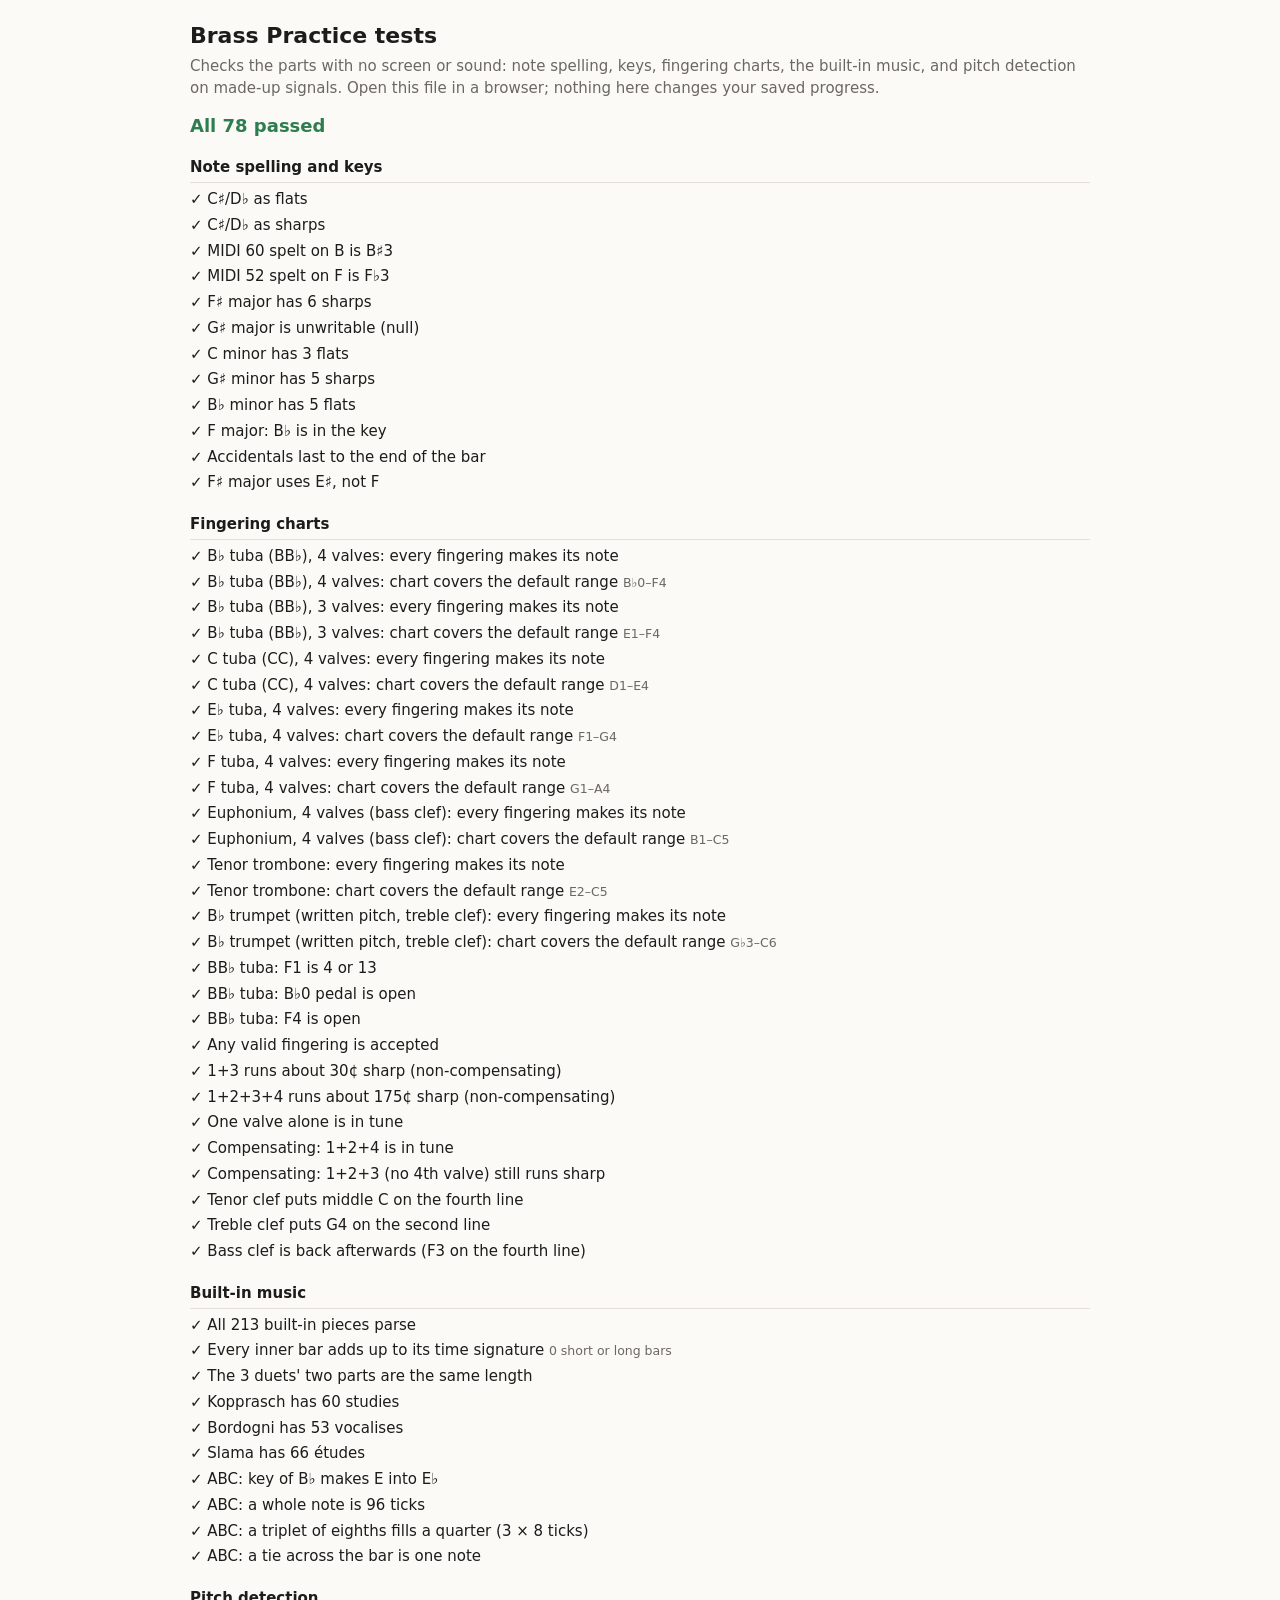
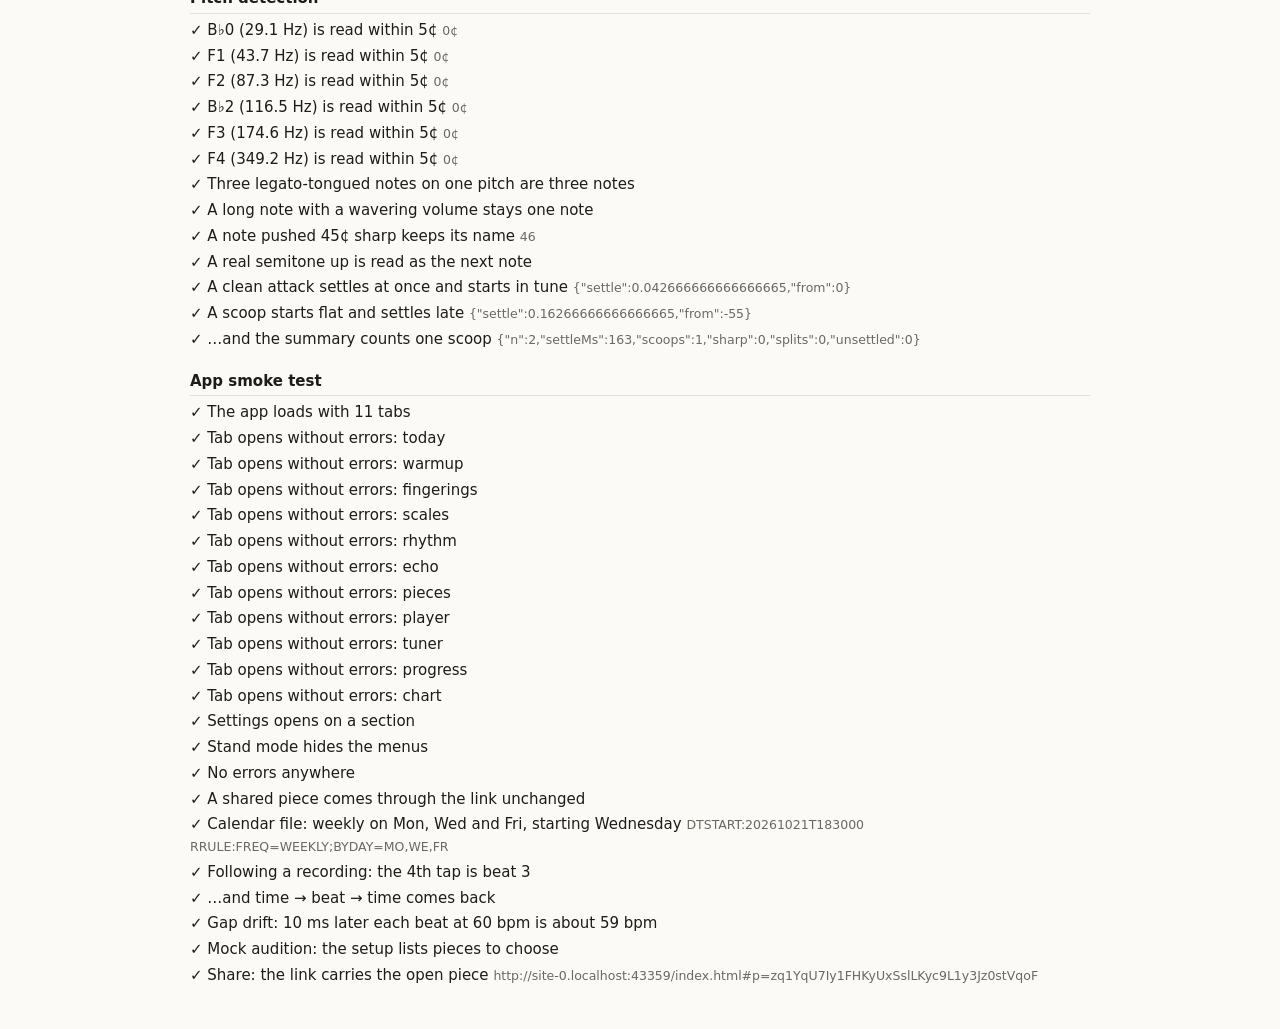
<file: tests.html>
<!doctype html>
<html lang="en">
<head>
<meta charset="utf-8">
<meta name="viewport" content="width=device-width, initial-scale=1">
<title>Brass Practice Tests</title>
<style>
  :root { --bg: #fbfaf7; --fg: #1d1c1a; --sub: #6b6862; --good: #2e7d4f; --bad: #c0392b; --line: #e3e0d9; }
  @media (prefers-color-scheme: dark) { :root { --bg: #171716; --fg: #ecebe8; --sub: #9a968e; --good: #5fc488; --bad: #ff7a6b; --line: #34332f; } }
  body { margin: 0; background: var(--bg); color: var(--fg); font: 15px/1.45 system-ui, sans-serif; }
  main { max-width: 900px; margin: 0 auto; padding: 20px 16px 40px; }
  h1 { font-size: 22px; margin: 0 0 4px; }
  .sub { color: var(--sub); margin: 0 0 14px; }
  #summary { font-size: 18px; font-weight: 600; margin: 10px 0 14px; }
  #summary.ok { color: var(--good); } #summary.fail { color: var(--bad); }
  h2 { font-size: 15px; margin: 18px 0 4px; border-bottom: 1px solid var(--line); padding-bottom: 3px; }
  .t { padding: 2px 0; }
  .t.fail { color: var(--bad); }
  .t small { color: var(--sub); }
  #valvePanel { display: none; }
</style>
</head>
<body>
<main>
  <h1>Brass Practice tests</h1>
  <p class="sub">Checks the parts with no screen or sound: note spelling, keys, fingering charts, the built-in music, and pitch detection on made-up signals. Open this file in a browser; nothing here changes your saved progress.</p>
  <div id="summary">Running…</div>
  <div id="out"></div>
</main>
<!-- Just enough of the page for js/core.js. -->
<div id="valvePanel"><div class="valves"></div></div>
<script>
  // Never write over the app's saved progress (it shares this folder's storage).
  Storage.prototype.setItem = function () {};
</script>
<script src="fingerings.js"></script>
<script src="js/instruments.js"></script>
<script src="js/core.js"></script>
<script src="js/pitch.js"></script>
<script src="js/score.js"></script>
<script src="js/library.js"></script>
<script src="js/library-methods.js"></script>
<script>
(() => {
  'use strict';
  const out = document.getElementById('out');
  let pass = 0, fail = 0, group = null;
  function section(name) { group = document.createElement('div'); group.innerHTML = `<h2>${name}</h2>`; out.appendChild(group); }
  function check(name, ok, detail = '') {
    ok ? pass++ : fail++;
    const d = document.createElement('div');
    d.className = 't' + (ok ? '' : ' fail');
    d.innerHTML = `${ok ? '✓' : '✗'} ${name}` + (detail ? ` <small>${detail}</small>` : '');
    group.appendChild(d);
  }
  const eq = (name, got, want) => check(name, JSON.stringify(got) === JSON.stringify(want), JSON.stringify(got) === JSON.stringify(want) ? '' : `got ${JSON.stringify(got)}, want ${JSON.stringify(want)}`);
  const lab = n => TP.label(n);

  // ---------- spelling and keys ----------
  section('Note spelling and keys');
  eq('C♯/D♭ as flats', lab(TP.spell(61, 'flats')), 'D♭4');
  eq('C♯/D♭ as sharps', lab(TP.spell(61, 'sharps')), 'C♯4');
  eq('MIDI 60 spelt on B is B♯3', lab(TP.spellAs(60, 'B')), 'B♯3');
  eq('MIDI 52 spelt on F is F♭3', lab(TP.spellAs(52, 'F')), 'F♭3');
  eq('F♯ major has 6 sharps', TP.keyFifths('F#', false), 6);
  eq('G♯ major is unwritable (null)', TP.keyFifths('G#', false), null);
  eq('C minor has 3 flats', TP.keyFifths('C', true), -3);
  eq('G♯ minor has 5 sharps', TP.keyFifths('G#', true), 5);
  eq('B♭ minor has 5 flats', TP.keyFifths('Bb', true), -5);
  eq('F major: B♭ is in the key', TP.keySigAcc(-1, 'B'), -1);
  {
    // F major, one bar: B♭ (no sign), B♮ (natural), B♮ again (no sign), then a new bar: B♮ (sign again).
    const n = [TP.spellAs(46, 'B'), TP.spellAs(47, 'B'), TP.spellAs(47, 'B'), TP.spellAs(47, 'B')];
    eq('Accidentals last to the end of the bar', TP.shownAccidentals(n, -1, i => (i < 3 ? 0 : 1)), [null, 0, null, 0]);
  }
  {
    const m = TP.majorLetters('F#');
    eq('F♯ major uses E♯, not F', m[5], 'E');
  }

  // ---------- fingering charts ----------
  section('Fingering charts');
  const above = n => Math.round(12 * Math.log2(n));
  for (const inst of INSTRUMENTS.list) {
    const chart = inst.chart(), bad = [];
    for (const [m, fs] of Object.entries(chart)) {
      for (const f of fs) {
        // Every fingering must make its note on some partial of the open horn (1 = pedal).
        const lower = inst.kind === 'slide' ? Number(f) - 1 : INSTRUMENTS.LOWER[f];
        if (lower === undefined) { bad.push(`${m}:${f}?`); continue; }
        const ok = [1, 2, 3, 4, 5, 6, 7, 8, 9, 10, 12, 16].some(n => inst.fund + above(n) - lower === Number(m));
        if (!ok) bad.push(`${TP.flatLabel(Number(m))} on ${f || 'open'}`);
      }
    }
    check(`${inst.name}: every fingering makes its note`, !bad.length, bad.slice(0, 6).join(', '));
    const notes = Object.keys(chart).map(Number);
    check(`${inst.name}: chart covers the default range`, inst.range[0] >= Math.min(...notes) && inst.range[1] <= Math.max(...notes),
      `${TP.flatLabel(Math.min(...notes))}–${TP.flatLabel(Math.max(...notes))}`);
  }
  eq('BB♭ tuba: F1 is 4 or 13', FINGERINGS[29], ['4', '13']);
  eq('BB♭ tuba: B♭0 pedal is open', FINGERINGS[22], ['']);
  eq('BB♭ tuba: F4 is open', FINGERINGS[65], ['']);
  check('Any valid fingering is accepted', TP.checkFingering(29, '13').ok);
  // Valve combinations on an ideal non-compensating horn: the textbook sharpness.
  TP.S.compensating = false;
  eq('1+3 runs about 30¢ sharp (non-compensating)', TP.comboCents('13'), 30);
  eq('1+2+3+4 runs about 175¢ sharp (non-compensating)', TP.comboCents('1234'), 175);
  eq('One valve alone is in tune', TP.comboCents('1'), 0);
  TP.S.compensating = true;
  eq('Compensating: 1+2+4 is in tune', TP.comboCents('124'), 0);
  check('Compensating: 1+2+3 (no 4th valve) still runs sharp', TP.comboCents('123') > 40);
  TP.S.compensating = false;
  {
    // Tenor clef: middle C sits on the fourth line (step 6 above the bottom line, D3).
    const was = TP.useClef('tenor');
    eq('Tenor clef puts middle C on the fourth line', TP.stepOf(TP.spell(60, 'flats')), 6);
    TP.useClef('treble');
    eq('Treble clef puts G4 on the second line', TP.stepOf(TP.spell(67, 'flats')), 2);
    TP.useClef(was);
    eq('Bass clef is back afterwards (F3 on the fourth line)', TP.stepOf(TP.spell(53, 'flats')), 6);
  }

  // ---------- the built-in music ----------
  section('Built-in music');
  const SC = TP.score;
  let parsed = 0, broken = [], badBars = [];
  // Duets have a second part (abc2): check it too, and that both parts are the same length.
  const parts = LIBRARY.flatMap(item => (item.abc2 ? [[item.id, item.abc], [item.id + ' part 2', item.abc2]] : [[item.id, item.abc]]));
  const lengths = {};
  for (const [id, abc] of parts) {
    const item = { id };
    let p;
    try { p = SC.parseABC(abc); } catch (e) { broken.push(`${item.id} (${e.message})`); continue; }
    if (!p || !p.measures || !p.measures.length) { broken.push(item.id); continue; }
    parsed++;
    lengths[id] = SC.timeline(p).total;
    // Every bar but the first (a pickup) and the last adds up to the time signature,
    // except a bar split in two (at a repeat sign, or a section's pickup that another
    // short bar completes) and a cadenza (a free-time run, at least twice a bar long).
    const full = p.beats * 96 / p.beatType;
    const sums = p.measures.map(m => m.reduce((a, e) => a + e.dur, 0));
    const short = sums.filter(s => s < full);
    sums.forEach((sum, i) => {
      if (i === 0 || i === sums.length - 1 || sum === full) return;
      if (sum + sums[i - 1] === full || sum + sums[i + 1] === full) return;
      if (sum < full && short.some(s => s + sum === full)) return;
      if (sum >= 2 * full) return;
      badBars.push(`${item.id} bar ${i + 1}: ${sum}/${full}`);
    });
  }
  check(`All ${LIBRARY.length} built-in pieces parse`, !broken.length, broken.slice(0, 5).join(', '));
  check('Every inner bar adds up to its time signature', !badBars.length, `${badBars.length} short or long bars` + (badBars.length ? ': ' + badBars.slice(0, 4).join(', ') : ''));
  const duets = LIBRARY.filter(p => p.abc2);
  check(`The ${duets.length} duets' two parts are the same length`, duets.length > 0 && duets.every(d => lengths[d.id] === lengths[d.id + ' part 2']),
    duets.filter(d => lengths[d.id] !== lengths[d.id + ' part 2']).map(d => d.id).join(', '));
  eq('Kopprasch has 60 studies', LIBRARY.filter(p => p.book === 'Kopprasch Op. 6').length, 60);
  eq('Bordogni has 53 vocalises', LIBRARY.filter(p => p.book === 'Bordogni vocalises').length, 53);
  eq('Slama has 66 études', LIBRARY.filter(p => p.book === 'Slama 66 Etudes').length, 66);
  {
    const p = SC.parseABC('X:1\nM:4/4\nL:1/4\nK:Bb\nB,, C, D, E, | F,4 |]');
    const tl = SC.timeline(p);
    eq('ABC: key of B♭ makes E into E♭', tl.notes.map(n => n.midi), [46, 48, 50, 51, 53]);
    eq('ABC: a whole note is 96 ticks', tl.notes[4].dur, 96);
  }
  {
    const p = SC.parseABC('X:1\nM:4/4\nL:1/8\nK:C\n(3CDE F2 G4- | G4 z4 |]');
    const tl = SC.timeline(p);
    eq('ABC: a triplet of eighths fills a quarter (3 × 8 ticks)', tl.notes.slice(0, 3).map(n => n.dur), [8, 8, 8]);
    eq('ABC: a tie across the bar is one note', tl.notes[tl.notes.length - 1].dur, 96);
  }

  // ---------- pitch detection on made-up signals ----------
  section('Pitch detection');
  const sr = 48000;
  // A brass-ish tone: a few harmonics, with an envelope function env(t) and frequency f(t).
  function tone(seconds, f, env = () => 1) {
    const x = new Float32Array(Math.round(seconds * sr));
    let ph = 0;
    for (let i = 0; i < x.length; i++) {
      const t = i / sr;
      ph += 2 * Math.PI * f(t) / sr;
      x[i] = 0.25 * env(t) * (Math.sin(ph) + 0.6 * Math.sin(2 * ph) + 0.4 * Math.sin(3 * ph) + 0.2 * Math.sin(4 * ph)) + (Math.random() - 0.5) * 0.002;
    }
    return x;
  }
  const hzOf = m => 440 * Math.pow(2, (m - 69) / 12);
  for (const m of [22, 29, 41, 46, 53, 65]) {
    const r = TP.mic.detect(tone(0.2, () => hzOf(m)).subarray(0, 4096), sr);
    const cents = Math.round(1200 * Math.log2(r.freq / hzOf(m)));
    check(`${TP.flatLabel(m)} (${hzOf(m).toFixed(1)} Hz) is read within 5¢`, Math.abs(cents) <= 5, `${cents > 0 ? '+' : ''}${cents}¢`);
  }
  const notesIn = rs => {
    const runs = {};
    for (const r of rs) if (r.midi !== null) runs[r.since] = (runs[r.since] || 0) + 1;
    return Object.values(runs).filter(n => n >= 3).length;
  };
  {
    // Three B♭2s tongued legato: the sound dips to 30% for ~50 ms between them, never stopping.
    const env = t => { const p = (t - 0.2) % 0.5; return t < 0.2 || t > 1.7 ? 0 : p > 0.45 ? 0.3 + 0.7 * Math.abs(p - 0.475) / 0.025 : Math.min(1, p / 0.02 + 0.3); };
    const rs = TP.mic.analyse(tone(2, () => hzOf(46), env), sr);
    eq('Three legato-tongued notes on one pitch are three notes', notesIn(rs), 3);
  }
  {
    // One long note with a gentle 5 Hz vibrato in loudness: still one note.
    const rs = TP.mic.analyse(tone(2, () => hzOf(41), t => (t < 0.2 ? 0 : 0.85 + 0.15 * Math.sin(2 * Math.PI * 5 * t))), sr);
    eq('A long note with a wavering volume stays one note', notesIn(rs), 1);
  }
  {
    // B♭2, then 45¢ sharp: still B♭2 (it doesn't flicker over to B2)...
    const rs = TP.mic.analyse(tone(1.2, t => hzOf(46) * (t < 0.6 ? 1 : Math.pow(2, 0.45 / 12))), sr);
    const late = rs.filter(r => r.t > 0.75 && r.midi !== null);
    check('A note pushed 45¢ sharp keeps its name', late.length > 5 && late.every(r => r.midi === 46), [...new Set(late.map(r => r.midi))].join(', '));
    // ...but moving a real semitone does change it.
    const rs2 = TP.mic.analyse(tone(1.2, t => hzOf(46) * (t < 0.6 ? 1 : Math.pow(2, 1 / 12))), sr);
    check('A real semitone up is read as the next note', rs2.filter(r => r.t > 0.75 && r.midi !== null).every(r => r.midi === 47));
  }

  {
    // Attacks: straight onto the pitch, or a scoop up from 70¢ flat over 0.2 s.
    const clean = TP.mic.attackOf(TP.mic.analyse(tone(0.8, () => hzOf(46)), sr), 46, 0, 0.8);
    check('A clean attack settles at once and starts in tune', clean && clean.settle !== null && clean.settle <= 0.1 && Math.abs(clean.from) < 30, JSON.stringify(clean));
    const scoop = TP.mic.attackOf(TP.mic.analyse(tone(0.8, t => hzOf(46) * Math.pow(2, -0.7 * (1 - Math.min(1, t / 0.2)) / 12)), sr), 46, 0, 0.8);
    check('A scoop starts flat and settles late', scoop && scoop.from <= -30 && scoop.settle >= 0.1, JSON.stringify(scoop));
    const s = TP.mic.attackSummary([clean, scoop]);
    check('…and the summary counts one scoop', s && s.n === 2 && s.scoops === 1, JSON.stringify(s));
  }

  function summary() {
    const s = document.getElementById('summary');
    s.textContent = fail ? `${fail} failed, ${pass} passed` : `All ${pass} passed`;
    s.className = fail ? 'fail' : 'ok';
    document.title = fail ? `✗ ${fail} failed` : `✓ ${pass} passed`;
  }

  // ---------- the app itself: open every tab, watch for errors ----------
  // Loads index.html?smoke in a frame (smoke mode never saves). Browsers keep pages
  // opened from disk apart, so this needs a local server or tools/check.ps1.
  section('App smoke test');
  summary();
  const frame = document.createElement('iframe');
  frame.style.cssText = 'width:1000px;height:700px;position:absolute;left:-2000px;top:0';
  frame.src = 'index.html?smoke';
  const smokeTimer = setTimeout(() => { check('The app loads', false, 'it didn’t finish loading in 15 s'); summary(); }, 15000);
  frame.onload = () => setTimeout(() => {
    clearTimeout(smokeTimer);
    // TP is a top-level const in the app, not a window property: read it in the frame.
    let w, F;
    try { w = frame.contentWindow; F = w.eval('TP'); void F.modes; } catch (e) {
      group.insertAdjacentHTML('beforeend', '<div class="t"><small>Skipped: this browser keeps pages opened from disk apart. Run tools/check.ps1, or open the tests through a local server.</small></div>');
      return;
    }
    const errors = [], toasts = [];
    w.addEventListener('error', e => errors.push(e.message));
    const realToast = F.toast;
    F.toast = (m, ms) => { toasts.push(m); realToast(m, ms); };
    w.document.querySelectorAll('dialog[open]').forEach(d => d.close());
    const tabs = [...w.document.querySelectorAll('.tab[data-tab]')].map(b => b.dataset.tab);
    check(`The app loads with ${tabs.length} tabs`, tabs.length >= 10 && !!F.SMOKE);
    for (const t of tabs) {
      const before = errors.length + toasts.filter(m => /went wrong/.test(m)).length;
      try { F.show(t); } catch (e) { errors.push(e.message); }
      const bad = errors.slice(before).concat(toasts.filter(m => /went wrong/.test(m)).slice(0));
      check(`Tab opens without errors: ${t}`, F.modes[t] && w.document.getElementById(F.modes[t].panel).hidden === false && errors.length + toasts.filter(m => /went wrong/.test(m)).length === before, bad.slice(-1).join(''));
    }
    // Settings and stand mode open and close.
    try {
      F.openSettings('mic');
      check('Settings opens on a section', w.document.getElementById('settings').open && !w.document.querySelector('.set-sec[data-sec="mic"]').hidden);
      w.document.getElementById('settings').close();
      F.standMode.set(true);
      check('Stand mode hides the menus', w.document.body.classList.contains('stand'));
      F.standMode.set(false);
    } catch (e) { check('Settings and stand mode', false, e.message); }
    check('No errors anywhere', !errors.length, errors.slice(0, 3).join(' · '));
    summary();
    // Sharing a piece by link, the calendar file, following a recording, gap drift, and
    // the new dialogs.
    (async () => {
      try {
        const C = F.shareCodec, piece = { v: 1, t: 'Tést ♭', abc: 'X:1\nK:C\nCDEF|]', g: { bpm: 96 } };
        eq('A shared piece comes through the link unchanged', await C.decode(await C.encode(piece)), piece);
        const ics = F.practiceIcs([1, 3, 5], '18:30', 30, new Date(2026, 9, 19, 19, 0));   // a Monday, after 18:30
        check('Calendar file: weekly on Mon, Wed and Fri, starting Wednesday', /RRULE:FREQ=WEEKLY;BYDAY=MO,WE,FR/.test(ics) && /DTSTART:20261021T183000/.test(ics) && /DURATION:PT30M/.test(ics),
          ics.split('\r\n').filter(l => /^(DTSTART|RRULE)/.test(l)).join(' '));
        const beats = [1, 1.5, 2, 2.5, 3.1];
        eq('Following a recording: the 4th tap is beat 3', F.beatMap.tick(beats, 2.5, 24), 72);
        eq('…and time → beat → time comes back', Math.round(F.beatMap.time(beats, F.beatMap.tick(beats, 2.8, 24), 24) * 1000), 2800);
        eq('Gap drift: 10 ms later each beat at 60 bpm is about 59 bpm', F.metroDrift([0, 1, 2, 3].map(k => ({ k, off: 10 * k })), 1, 60), 59);
        w.document.getElementById('audOpen').click();
        check('Mock audition: the setup lists pieces to choose', w.document.getElementById('audDlg').open && w.document.querySelectorAll('#audList input').length >= 2);
        w.document.getElementById('audDlg').close();
        F.show('pieces');
        w.document.getElementById('pcShare').click();
        await new Promise(r => setTimeout(r, 400));
        const link = w.document.getElementById('shLink').value, m = /#p=(.+)$/.exec(link);
        check('Share: the link carries the open piece', !!m && (await C.decode(m[1])).lib === F.currentPiece().id, link.slice(0, 80));
        w.document.getElementById('shareDlg').close();
        F.openSettings('look');
        await new Promise(r => setTimeout(r, 400));
        check('Settings says whether the browser will keep your progress', w.document.getElementById('dsKeep').textContent.length > 20);
        w.document.getElementById('settings').close();
        check('Still no errors', !errors.length, errors.slice(0, 3).join(' · '));
      } catch (e) { check('The new features run', false, e.message); }
      summary();
    })();
  }, 600);
  document.body.appendChild(frame);
})();
</script>
</body>
</html>
</file>
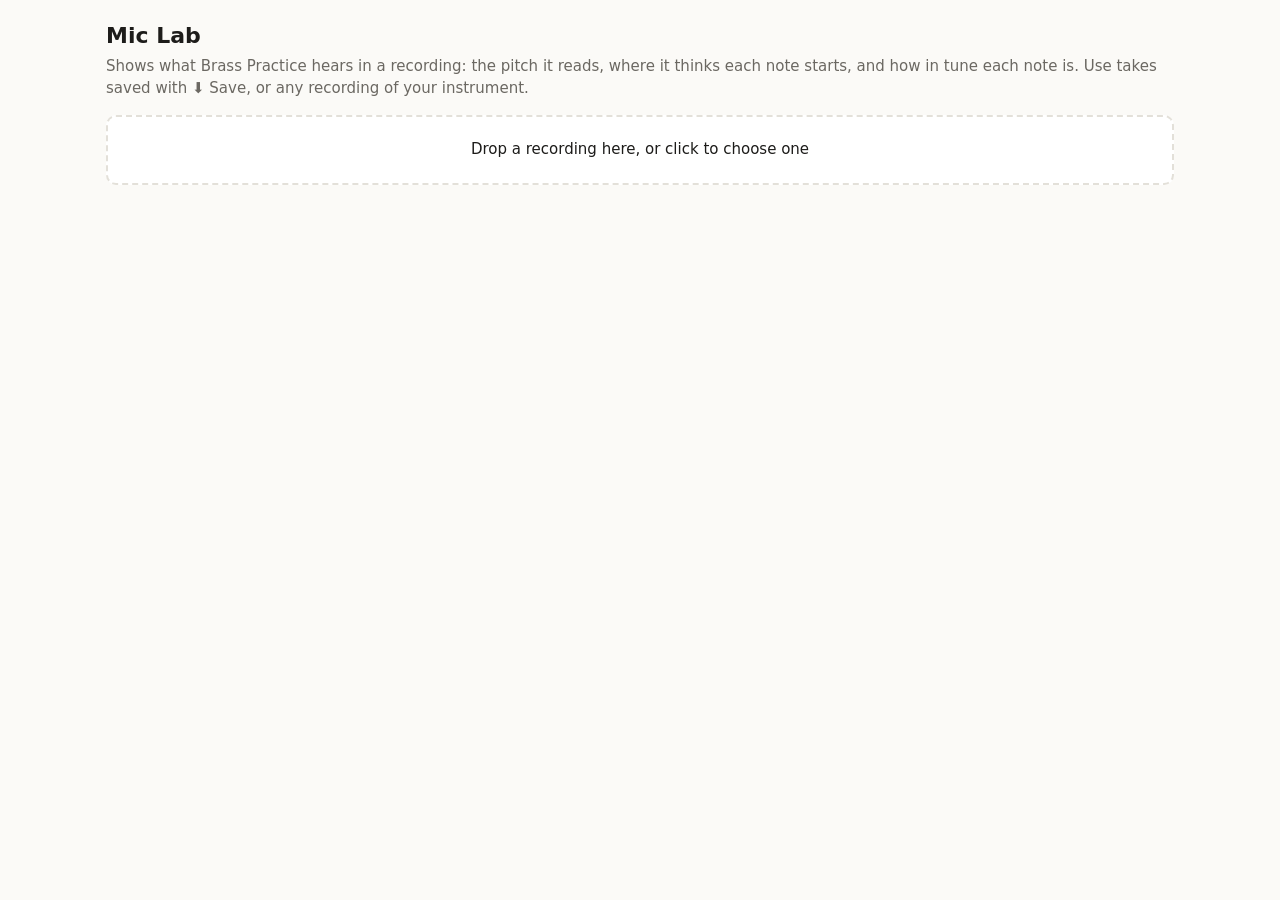
<file: tools/mic-lab.html>
<!doctype html>
<html lang="en">
<head>
<meta charset="utf-8">
<meta name="viewport" content="width=device-width, initial-scale=1">
<title>Mic Lab</title>
<style>
  :root { --bg: #fbfaf7; --fg: #1d1c1a; --sub: #6b6862; --line: #e3e0d9; --pitch: #2f6fd6; --onset: #d64a2f; --env: #b9b3a6; --cursor: #1d1c1a; --card: #fff; }
  @media (prefers-color-scheme: dark) {
    :root { --bg: #171716; --fg: #ecebe8; --sub: #9a968e; --line: #34332f; --pitch: #6fa3ff; --onset: #ff7a5c; --env: #57534b; --cursor: #ecebe8; --card: #201f1d; }
  }
  * { box-sizing: border-box; }
  body { margin: 0; background: var(--bg); color: var(--fg); font: 15px/1.45 system-ui, sans-serif; }
  main { max-width: 1100px; margin: 0 auto; padding: 20px 16px 40px; }
  h1 { font-size: 22px; margin: 0 0 4px; }
  .sub { color: var(--sub); margin: 0 0 16px; }
  .drop { display: block; border: 2px dashed var(--line); border-radius: 10px; padding: 22px; text-align: center; background: var(--card); cursor: pointer; }
  .drop.over { border-color: var(--pitch); }
  .bar { display: flex; flex-wrap: wrap; gap: 10px; align-items: center; margin: 14px 0 8px; }
  button, select { font: inherit; padding: 5px 12px; border-radius: 6px; border: 1px solid var(--line); background: var(--card); color: var(--fg); cursor: pointer; }
  .stats { display: flex; flex-wrap: wrap; gap: 8px 22px; margin: 6px 0 12px; }
  .stats b { font-variant-numeric: tabular-nums; }
  .warn { color: var(--onset); }
  .scroll { overflow-x: auto; border: 1px solid var(--line); border-radius: 8px; background: var(--card); }
  canvas { display: block; }
  .key { color: var(--sub); font-size: 13px; margin: 6px 0 18px; }
  .key i { display: inline-block; width: 14px; height: 3px; vertical-align: middle; margin: 0 4px 0 10px; }
  table { border-collapse: collapse; width: 100%; font-variant-numeric: tabular-nums; }
  th, td { text-align: left; padding: 4px 10px 4px 0; border-bottom: 1px solid var(--line); }
  th { color: var(--sub); font-weight: 500; }
  tr.jump td { color: var(--onset); }
</style>
</head>
<body>
<main>
  <h1>Mic Lab</h1>
  <p class="sub">Shows what Brass Practice hears in a recording: the pitch it reads, where it thinks each note starts, and how in tune each note is. Use takes saved with ⬇ Save, or any recording of your instrument.</p>

  <label class="drop" id="drop">Drop a recording here, or click to choose one
    <input type="file" id="file" accept="audio/*,.webm,.ogg" hidden>
  </label>

  <div id="out" hidden>
    <div class="bar">
      <b id="name"></b>
      <button id="play">▶ Play</button>
      <label>A = <select id="a4"><option>438</option><option>440</option><option>441</option><option>442</option><option>443</option><option>444</option><option>446</option></select> Hz</label>
      <label>Zoom <select id="zoom"><option value="80">far</option><option value="160" selected>normal</option><option value="320">close</option></select></label>
    </div>
    <div class="stats" id="stats"></div>
    <div class="scroll" id="scroll"><canvas id="cv"></canvas></div>
    <div class="key"><i style="background:var(--pitch)"></i>pitch heard <i style="background:var(--onset)"></i>note start <i style="background:var(--env)"></i>loudness · click the chart to play from there</div>
    <table>
      <thead><tr><th>#</th><th>Starts</th><th>Length</th><th>Note</th><th>Tuning</th><th></th></tr></thead>
      <tbody id="notes"></tbody>
    </table>
  </div>
</main>

<script>
  // Just enough of the app for js/pitch.js to run on its own.
  const ctx = new (window.AudioContext || window.webkitAudioContext)();
  window.TP = { S: { a4: 440, micAnyOctave: false }, inst: () => ({ transpose: 0 }), outputUntil: -1, audio: () => ctx, heardTime: () => ctx.currentTime };
</script>
<script src="../js/pitch.js"></script>
<script>
(() => {
  'use strict';
  const $ = id => document.getElementById(id);
  const NAMES = ['C', 'D♭', 'D', 'E♭', 'E', 'F', 'G♭', 'G', 'A♭', 'A', 'B♭', 'B'];
  const noteName = m => NAMES[m % 12] + (Math.floor(m / 12) - 1);
  const css = v => getComputedStyle(document.documentElement).getPropertyValue(v).trim();
  let audio = null, readings = [], notes = [], playing = null;

  // ---------- loading ----------
  async function load(file) {
    $('name').textContent = file.name;
    try {
      const buf = await ctx.decodeAudioData(await file.arrayBuffer());
      // Mix to mono, the way a single mic hears it.
      const mono = new Float32Array(buf.length);
      for (let c = 0; c < buf.numberOfChannels; c++) {
        const d = buf.getChannelData(c);
        for (let i = 0; i < d.length; i++) mono[i] += d[i] / buf.numberOfChannels;
      }
      audio = { buf, mono };
      $('out').hidden = false;
      run();
    } catch (e) {
      alert('Couldn’t read that file as audio.');
    }
  }
  $('file').addEventListener('change', e => e.target.files[0] && load(e.target.files[0]));
  const drop = $('drop');
  drop.addEventListener('dragover', e => { e.preventDefault(); drop.classList.add('over'); });
  drop.addEventListener('dragleave', () => drop.classList.remove('over'));
  drop.addEventListener('drop', e => { e.preventDefault(); drop.classList.remove('over'); if (e.dataTransfer.files[0]) load(e.dataTransfer.files[0]); });

  // ---------- reading the recording ----------
  function run() {
    TP.S.a4 = Number($('a4').value);
    readings = TP.mic.analyse(audio.mono, audio.buf.sampleRate);
    // A note = readings of one pitch from one start.
    notes = [];
    for (const r of readings) {
      const last = notes[notes.length - 1];
      if (r.midi === null) continue;
      if (last && last.midi === r.midi && last.since === r.since) { last.end = r.t; last.cents.push(r.cents); continue; }
      notes.push({ midi: r.midi, since: r.since, start: r.t, end: r.t, cents: [r.cents] });
    }
    // Blips shorter than 3 readings are noise, not notes.
    notes = notes.filter(n => n.cents.length >= 3);
    notes.forEach((n, i) => {
      const c = n.cents.slice().sort((a, b) => a - b);
      n.median = c[c.length >> 1];
      const prev = notes[i - 1];
      n.jump = prev && Math.abs(n.midi - prev.midi) === 12 && n.start - prev.end < 0.1;
    });
    stats();
    draw();
    table();
  }
  $('a4').value = '440';
  $('a4').addEventListener('change', run);
  $('zoom').addEventListener('change', draw);

  function stats() {
    const voiced = readings.filter(r => r.midi !== null).length;
    const jumps = notes.filter(n => n.jump).length;
    const tuned = notes.filter(n => n.cents.length >= 8);
    const avgOff = tuned.length ? Math.round(tuned.reduce((t, n) => t + Math.abs(n.median), 0) / tuned.length) : null;
    $('stats').innerHTML = [
      `Length <b>${audio.buf.duration.toFixed(1)} s</b>`,
      `Notes found <b>${notes.length}</b>`,
      `Pitch heard <b>${Math.round(voiced / Math.max(1, readings.length) * 100)}%</b> of the time`,
      avgOff === null ? '' : `Average tuning <b>${avgOff}¢</b> off`,
      jumps ? `<span class="warn">Octave jumps <b>${jumps}</b> — likely misreadings</span>` : 'No octave jumps',
    ].filter(Boolean).join(' · ');
  }

  // ---------- the chart: pitch over time, note starts, loudness ----------
  const H = 320, PAD = 36;
  function draw() {
    const pps = Number($('zoom').value), dur = audio.buf.duration;
    const cv = $('cv'), dpr = window.devicePixelRatio || 1;
    const W = Math.max($('scroll').clientWidth, Math.ceil(dur * pps) + PAD + 10);
    cv.width = W * dpr; cv.height = H * dpr;
    cv.style.width = W + 'px'; cv.style.height = H + 'px';
    const g = cv.getContext('2d');
    g.setTransform(dpr, 0, 0, dpr, 0, 0);
    g.clearRect(0, 0, W, H);
    const heard = readings.filter(r => r.midi !== null);
    if (!heard.length) { g.fillStyle = css('--sub'); g.fillText('No pitch heard in this recording.', PAD, 30); return; }
    const lo = Math.min(...heard.map(r => r.midi)) - 2, hi = Math.max(...heard.map(r => r.midi)) + 2;
    const x = t => PAD + t * pps, y = m => H - 20 - (m - lo) / (hi - lo) * (H - 40);
    // Note grid: a line per semitone, named on the naturals.
    g.font = '11px system-ui'; g.textBaseline = 'middle';
    for (let m = Math.ceil(lo); m <= hi; m++) {
      g.strokeStyle = css('--line'); g.lineWidth = NAMES[m % 12].length === 1 ? 1 : 0.4;
      g.beginPath(); g.moveTo(PAD, y(m)); g.lineTo(W, y(m)); g.stroke();
      if (NAMES[m % 12].length === 1) { g.fillStyle = css('--sub'); g.fillText(noteName(m), 4, y(m)); }
    }
    for (let s = 0; s <= dur; s++) { g.fillStyle = css('--sub'); g.fillText(s + 's', x(s) + 2, H - 8); }
    // Loudness along the bottom.
    const maxRms = Math.max(...readings.map(r => r.rms)) || 1;
    g.strokeStyle = css('--env'); g.lineWidth = 1.2; g.beginPath();
    readings.forEach((r, i) => { const yy = H - 20 - r.rms / maxRms * 60; i ? g.lineTo(x(r.t), yy) : g.moveTo(x(r.t), yy); });
    g.stroke();
    // Note starts.
    g.strokeStyle = css('--onset'); g.lineWidth = 1.5;
    for (const r of readings) if (r.onset !== undefined) { g.beginPath(); g.moveTo(x(r.onset), 6); g.lineTo(x(r.onset), H - 20); g.stroke(); }
    // Pitch: each reading at its exact pitch (note + cents).
    g.fillStyle = css('--pitch');
    for (const r of heard) { g.beginPath(); g.arc(x(r.t), y(r.midi + r.cents / 100), 2, 0, 7); g.fill(); }
    // Playback cursor.
    if (playing) {
      const t = ctx.currentTime - playing.at + playing.from;
      g.strokeStyle = css('--cursor'); g.lineWidth = 1; g.beginPath(); g.moveTo(x(t), 0); g.lineTo(x(t), H); g.stroke();
    }
  }

  function table() {
    $('notes').innerHTML = notes.map((n, i) => `<tr class="${n.jump ? 'jump' : ''}"><td>${i + 1}</td><td>${n.start.toFixed(2)} s</td>`
      + `<td>${(n.end - n.start + 0.04).toFixed(2)} s</td><td>${noteName(n.midi)}</td>`
      + `<td>${n.median > 0 ? '+' : ''}${n.median}¢</td><td>${n.jump ? 'octave jump' : ''}</td></tr>`).join('');
  }

  // ---------- playback ----------
  function play(from = 0) {
    stopPlay();
    const src = ctx.createBufferSource();
    src.buffer = audio.buf;
    src.connect(ctx.destination);
    ctx.resume();
    src.start(0, from);
    playing = { src, at: ctx.currentTime, from };
    src.onended = () => { if (playing && playing.src === src) stopPlay(); };
    $('play').textContent = '■ Stop';
    const tick = () => { if (!playing || playing.src !== src) return; draw(); requestAnimationFrame(tick); };
    tick();
  }
  function stopPlay() {
    if (playing) { try { playing.src.stop(); } catch (e) { /* done */ } }
    playing = null;
    $('play').textContent = '▶ Play';
    if (audio) draw();
  }
  $('play').addEventListener('click', () => (playing ? stopPlay() : play()));
  $('cv').addEventListener('click', e => {
    const t = (e.offsetX - PAD) / Number($('zoom').value);
    if (t >= 0 && t < audio.buf.duration) play(t);
  });
})();
</script>
</body>
</html>
</file>
<file: style.css>
:root {
  color-scheme: light dark;
  --bg: #f6f3ee;
  --card: #ffffff;
  --ink: #1f1d1a;
  --muted: #6f6a62;
  --line: #d9d3c9;
  --brass: #b8860b;
  --brass-soft: #f3e3b5;
  --good: #2e7d4f;
  --good-soft: #d6efdf;
  --bad: #b23a3a;
  --bad-soft: #f6dada;
  --mid-soft: #f7ebc8;
  --warn: #b7700c;
  --valve: #e9e4da;
  --valve-down: #b8860b;
}
@media (prefers-color-scheme: dark) {
  :root {
    --bg: #171614;
    --card: #22201d;
    --ink: #eeeae3;
    --muted: #a39d93;
    --line: #3b3833;
    --brass: #e0b445;
    --brass-soft: #4a3c17;
    --good: #6fcf97;
    --good-soft: #1f3a2a;
    --bad: #ef7d7d;
    --bad-soft: #4a2323;
    --mid-soft: #463b1d;
    --warn: #f0a94a;
    --valve: #34312c;
    --valve-down: #e0b445;
  }
}

* { box-sizing: border-box; }
body {
  margin: 0;
  background: var(--bg);
  color: var(--ink);
  font: 16px/1.45 system-ui, -apple-system, "Segoe UI", sans-serif;
}
button, select, input { font: inherit; color: inherit; }

.top {
  display: flex; flex-wrap: wrap; align-items: center; gap: 8px 12px;
  max-width: 760px; margin: 0 auto; padding: 14px 16px 10px;
}
.top h1 { margin-right: auto !important; }
.top .tabs { order: 3; flex-basis: 100%; overflow-x: auto; scrollbar-width: none; }
.top .tab { flex-shrink: 0; }
.top h1 { font-size: 20px; margin: 0; white-space: nowrap; }
.tabs { display: flex; gap: 4px; flex: 1; }
.tab {
  border: 0; background: transparent; padding: 6px 12px; border-radius: 8px; cursor: pointer;
}
.tab.active { background: var(--brass-soft); font-weight: 600; }
.tab:disabled { color: var(--muted); cursor: default; }
#helpBtn { font-weight: 700; font-size: 19px; width: 36px; }
.icon-btn { border: 0; background: transparent; font-size: 22px; cursor: pointer; padding: 4px 8px; border-radius: 8px; }
.icon-btn:hover { background: var(--valve); }

main { max-width: 760px; margin: 0 auto; padding: 0 16px 40px; display: grid; grid-template-columns: minmax(0, 1fr); gap: 16px; }
.panel { display: grid; grid-template-columns: minmax(0, 1fr); gap: 16px; }
.panel[hidden], #valvePanel[hidden], .controls[hidden], .card[hidden] { display: none; }
.card { background: var(--card); border: 1px solid var(--line); border-radius: 14px; padding: 20px; }
.card h2 { margin: 0 0 4px; font-size: 17px; }
.sub { margin: 0 0 14px; color: var(--muted); font-size: 14px; }

.scorebar { display: flex; justify-content: center; gap: 32px; }
.scorebar div { display: flex; flex-direction: column; align-items: center; }
.scorebar .label { font-size: 12px; color: var(--muted); text-transform: uppercase; letter-spacing: .05em; }
.scorebar span:last-child { font-size: 20px; font-weight: 600; font-variant-numeric: tabular-nums; }

.staff-wrap { display: flex; justify-content: center; margin: 8px 0 0; }
#fStaff { width: 100%; max-width: 340px; height: auto; }
svg .staff-line { stroke: var(--ink); stroke-width: 1.2; }
svg .clef, svg .acc, svg .timesig, svg .rest { fill: var(--ink); }
svg .timesig { font-weight: 700; font-family: Georgia, serif; }
svg .note .head { fill: var(--ink); }
svg .note .hole { fill: var(--card); }
svg .note .under { fill: var(--muted); font-family: ui-monospace, Consolas, monospace; }
svg .note.correct .head, svg .note.correct .acc { fill: var(--good); }
svg .note.wrong .head, svg .note.wrong .acc { fill: var(--bad); }
svg .note.fixed .head, svg .note.fixed .acc { fill: var(--warn); }
svg .note.current .head, svg .note.current .acc { fill: var(--brass); }
svg .cursor { fill: var(--brass-soft); }
svg .ear-q { fill: var(--brass); font-weight: 700; font-family: Georgia, serif; }

/* Scales: the staff can be wider than the card, so it scrolls sideways. */
.staff-scroll { overflow-x: auto; margin: 8px -4px 0; padding: 0 4px; scroll-behavior: smooth; }
.staff-scroll svg { display: block; height: auto; margin: 0 auto; }
.controls { display: flex; flex-wrap: wrap; gap: 10px 14px; align-items: flex-end; margin-bottom: 8px; }
.controls label { display: flex; flex-direction: column; gap: 4px; font-size: 13px; color: var(--muted); }
.controls select { padding: 6px 8px; border-radius: 8px; border: 1px solid var(--line); background: var(--bg); color: var(--ink); }
label.check { flex-direction: row !important; align-items: center; gap: 6px; font-size: 14px; color: var(--ink); cursor: pointer; }
.actions.secondary { margin-top: 12px; align-items: center; }
.sub.center { text-align: center; margin: 10px 0 0; }

/* Rhythm */
.tempo-row { display: flex; align-items: center; gap: 8px; }
.tempo-row button {
  width: 32px; height: 32px; border-radius: 50%; border: 1px solid var(--line);
  background: var(--card); cursor: pointer; font-size: 18px; line-height: 1;
}
.tempo-row input[type=range] { width: 180px; accent-color: var(--brass); }
.bpm { color: var(--ink); font-size: 16px; font-variant-numeric: tabular-nums; min-width: 70px; }
.bpm output { font-weight: 700; font-size: 20px; }
.beat-dots { display: flex; justify-content: center; gap: 14px; margin: 14px 0; }
.beat-dots .dot { width: 18px; height: 18px; border-radius: 50%; background: var(--valve); border: 2px solid var(--line); transition: background .04s; }
.beat-dots .dot.on { background: var(--brass); border-color: var(--brass); }
.beat-dots .dot.first.on { background: var(--bad); border-color: var(--bad); }
svg .barline { stroke: var(--ink); stroke-width: 1.2; }
svg .barline-thick, svg .beam { fill: var(--ink); }
svg .rh-ev .head, svg .rh-ev .dot { fill: var(--ink); }
svg .rh-ev .head.open { fill: var(--card); stroke: var(--ink); stroke-width: 1.6; }
svg .rh-ev .stem { stroke: var(--ink); stroke-width: 1.3; }
svg .rh-ev .flag { stroke: var(--ink); stroke-width: 2.2; fill: none; stroke-linecap: round; }
svg .rh-ev .offset { fill: var(--muted); font-variant-numeric: tabular-nums; }
svg .tie { fill: none; stroke: var(--ink); stroke-width: 1.4; }
svg .tuplet { fill: var(--ink); font-style: italic; font-family: Georgia, serif; }
svg .rh-ev.active .head { fill: var(--brass); }
svg .rh-ev.active .head.open { fill: var(--brass-soft); stroke: var(--brass); }
svg .rh-ev.great .head { fill: var(--good); }
svg .rh-ev.good .head { fill: var(--warn); }
svg .rh-ev.off .head, svg .rh-ev.miss .head { fill: var(--bad); }
svg .rh-ev.great .head.open { fill: var(--good-soft); stroke: var(--good); }
svg .rh-ev.good .head.open { fill: var(--mid-soft); stroke: var(--warn); }
svg .rh-ev.off .head.open, svg .rh-ev.miss .head.open { fill: var(--bad-soft); stroke: var(--bad); }
svg .rh-ev.great .offset { fill: var(--good); }
svg .rh-ev.good .offset { fill: var(--warn); }
svg .rh-ev.off .offset, svg .rh-ev.miss .offset { fill: var(--bad); }
.feedback.count { font-size: 30px; font-weight: 700; color: var(--brass); line-height: 1.4; }
.tap-pad {
  display: block; width: 100%; max-width: 360px; height: 84px; margin: 4px auto 16px;
  border-radius: 16px; border: 2px dashed var(--line); background: var(--valve);
  font-size: 20px; font-weight: 600; cursor: pointer; user-select: none; touch-action: manipulation;
  -webkit-tap-highlight-color: transparent;
}
.tap-pad.live { border-style: solid; border-color: var(--brass); }
.tap-pad.hit { background: var(--brass-soft); }

.note-name { text-align: center; font-size: 22px; font-weight: 600; min-height: 32px; }
.feedback { text-align: center; min-height: 48px; color: var(--muted); }
.feedback.good { color: var(--good); }
.feedback.bad { color: var(--bad); }

.valves { display: flex; justify-content: center; gap: 14px; margin: 12px 0 18px; }
.valve {
  width: 72px; height: 72px; border-radius: 50%;
  border: 2px solid var(--line); background: var(--valve);
  display: flex; flex-direction: column; align-items: center; justify-content: center; gap: 2px;
  cursor: pointer; transition: transform .05s, background .05s;
  -webkit-tap-highlight-color: transparent; user-select: none;
}
.valve .num { font-size: 22px; font-weight: 700; }
.valve.fourth { margin-left: 18px; }
.valve { touch-action: none; -webkit-user-select: none; user-select: none; -webkit-touch-callout: none; }
.valve.down { background: var(--valve-down); border-color: var(--valve-down); color: #1f1d1a; transform: translateY(3px); }
.valve.answer { box-shadow: 0 0 0 4px var(--good); }

.actions { display: flex; justify-content: center; gap: 10px; flex-wrap: wrap; }
.actions button, .dialog-actions button {
  border: 1px solid var(--line); background: var(--card); padding: 8px 16px; border-radius: 10px; cursor: pointer;
}
button.primary { background: var(--brass); border-color: var(--brass); color: #1f1d1a; font-weight: 600; }
button.danger { color: var(--bad); }
kbd {
  font: 12px ui-monospace, Consolas, monospace; padding: 1px 5px; border-radius: 4px;
  border: 1px solid var(--line); background: var(--bg); color: var(--muted);
}
button.primary kbd { background: transparent; border-color: rgba(0,0,0,.25); color: inherit; }
.hint { text-align: center; color: var(--muted); font-size: 14px; margin: 14px 0 0; }

.note-grid { display: grid; grid-template-columns: repeat(auto-fill, minmax(64px, 1fr)); gap: 6px; }
.cell { border-radius: 8px; padding: 6px 4px; text-align: center; background: var(--valve); font-size: 14px; }
.cell b { display: block; font-size: 15px; }
.cell span { color: var(--muted); font-size: 12px; }
.cell.strong { background: var(--good-soft); }
.cell.ok { background: var(--mid-soft); }
.cell.weak { background: var(--bad-soft); }

/* Chart */
.chart-rows { display: grid; gap: 4px; }
.chart-rows .staff-scroll svg { margin: 0; }
svg .note.dim { opacity: .35; }
.chart-staff .note .under:not(.alt) { fill: var(--ink); font-weight: 700; }
svg .hit { fill: transparent; cursor: pointer; }
svg .hit:hover { fill: var(--brass-soft); fill-opacity: .5; }

/* Today */
.today-head { display: flex; align-items: center; justify-content: space-between; gap: 12px; margin-bottom: 8px; }
.td-mins { margin-top: 8px; }
.prog-summary { grid-template-columns: repeat(auto-fit, minmax(130px, 1fr)); }
.prog-chart { width: 100%; height: auto; display: block; }
.prog-chart .bar { fill: var(--good); opacity: .75; }
.prog-chart .bar.now { opacity: 1; }
.prog-chart .grid { stroke: var(--line); }
.prog-chart .axis { font-size: 10px; fill: var(--muted); }
.prog-chart .trend { fill: none; stroke: var(--good); stroke-width: 2; }
.prog-chart .trend-dot { fill: var(--good); }
.prog-table { border-collapse: collapse; width: 100%; font-size: 14px; }
.prog-table th, .prog-table td { text-align: left; padding: 4px 10px 4px 0; border-bottom: 1px solid var(--line); vertical-align: top; }
.prog-table th { font-weight: 600; color: var(--muted); white-space: nowrap; }
#prJournal p { margin: 4px 0; white-space: pre-wrap; }
#tdCustomPop { display: inline-block; margin-left: 6px; }
.td-custom { display: grid; gap: 2px; min-width: 240px; }
.ring {
  --p: 0; width: 64px; height: 64px; border-radius: 50%; flex-shrink: 0;
  display: grid; place-items: center; font-weight: 700; font-variant-numeric: tabular-nums;
  background: radial-gradient(closest-side, var(--card) 76%, transparent 78% 100%), conic-gradient(var(--good) calc(var(--p) * 100%), var(--valve) 0);
}
.steps { list-style: none; padding: 0; margin: 8px 0 6px; display: grid; gap: 8px; }
.step { display: flex; align-items: center; gap: 12px; padding: 10px 12px; border: 1px solid var(--line); border-radius: 12px; }
.step.done { background: var(--good-soft); border-color: transparent; }
.step-icon { width: 34px; height: 34px; border-radius: 50%; display: grid; place-items: center; background: var(--valve); font-size: 17px; flex-shrink: 0; }
.step.done .step-icon { background: var(--good); color: #fff; font-weight: 700; }
.step-text { flex: 1; display: flex; flex-direction: column; min-width: 0; }
.step-text b { font-size: 15px; }
.step-text span { font-size: 13px; color: var(--muted); }
.step .small-btn.primary { background: var(--brass); border-color: var(--brass); color: #1f1d1a; font-weight: 600; }
.week { display: flex; justify-content: space-between; gap: 8px; height: 130px; margin: 10px 0 4px; }
.week .day { flex: 1; display: flex; flex-direction: column; align-items: center; gap: 3px; font-size: 12px; color: var(--muted); }
.bar-v { flex: 1; width: 100%; max-width: 38px; background: var(--valve); border-radius: 6px; display: flex; align-items: flex-end; overflow: hidden; }
.bar-v span { display: block; width: 100%; background: var(--brass); border-radius: 6px 6px 0 0; min-height: 0; }
.week .day.today .dl { color: var(--ink); font-weight: 700; }
.week .m { font-variant-numeric: tabular-nums; min-height: 15px; }
.stats { display: grid; gap: 12px; }
.stat { display: grid; grid-template-columns: 1fr auto; gap: 2px 10px; align-items: center; }
.stat-name { font-size: 14px; }
.stat-val { font-weight: 700; font-variant-numeric: tabular-nums; }
.stat-extra { grid-column: 1 / -1; font-size: 12px; color: var(--muted); }
.bar-h { grid-column: 1 / -1; height: 8px; background: var(--valve); border-radius: 4px; overflow: hidden; }
.bar-h span { display: block; height: 100%; background: var(--good); border-radius: 4px; }
.bar-h.big { height: 18px; border-radius: 9px; margin: 10px 0 2px; }
.bar-h.big span { border-radius: 9px; transition: width .1s linear; }

/* Pieces: scrolling view — the music slides past a fixed gold play line */
.score-box.scroll { position: relative; overflow: hidden; height: 180px; max-height: none; padding: 0; background: var(--card); }
.score-box.scroll .score-track { position: absolute; left: 0; top: 15px; will-change: transform; }
.score-box.scroll .score-line { height: 150px; width: auto !important; margin: 0; }
.score-box.scroll .playhead { display: none; }
.play-line {
  position: absolute; left: 30%; top: 10px; bottom: 10px; width: 3px; margin-left: -1.5px; border-radius: 2px;
  background: var(--brass); box-shadow: 0 0 10px var(--brass), 0 0 2px var(--brass); pointer-events: none;
}
.score-box.scroll::before, .score-box.scroll::after {
  content: ''; position: absolute; top: 0; bottom: 0; width: 40px; z-index: 1; pointer-events: none;
}
.score-box.scroll::before { left: 0; background: linear-gradient(90deg, var(--card), transparent); }
.score-box.scroll::after { right: 0; background: linear-gradient(-90deg, var(--card), transparent); }
.hud { position: absolute; right: 12px; top: 8px; font-size: 13px; color: var(--muted); font-variant-numeric: tabular-nums; z-index: 2; }
.hud b { color: var(--ink); }
svg .playhead { fill: var(--brass); opacity: .9; }
svg .annot { fill: var(--muted); font-weight: 700; font-family: ui-monospace, Consolas, monospace; }
svg .annot.miss { fill: var(--bad); }
svg .sc-ev.current .head { filter: drop-shadow(0 0 4px var(--brass)); }
.num-input { width: 100%; padding: 6px 8px; border-radius: 8px; border: 1px solid var(--line); background: var(--bg); color: var(--ink); }

/* Pieces: score */
.score-box {
  max-height: 58vh; overflow: auto; border: 1px solid var(--line); border-radius: 10px;
  padding: 6px 2px; margin: 10px 0 4px; background: var(--card);
}
.score-box.small { max-height: 220px; }
.score-box[hidden] { display: none; }
.score-line { display: block; height: auto; margin: 0 auto 4px; }
svg .mhit { fill: transparent; cursor: pointer; }
svg .mhit:hover { fill: var(--brass-soft); fill-opacity: .35; }
svg .mhit.sel { fill: var(--brass-soft); fill-opacity: .55; }
svg .mnum { fill: var(--muted); }
svg .sc-ev .head, svg .sc-ev .dot { fill: var(--ink); }
svg .sc-ev .head.open { fill: var(--card); stroke: var(--ink); stroke-width: 1.5; }
svg .sc-ev .hole { fill: var(--card); }
svg .sc-ev .stem { stroke: var(--ink); stroke-width: 1.3; }
svg .sc-ev .flag { stroke: var(--ink); stroke-width: 2.2; fill: none; stroke-linecap: round; }
svg .sc-ev .acc, svg .sc-ev .rest { fill: var(--ink); }
svg .tie { fill: none; stroke: var(--ink); stroke-width: 1.4; }
svg .tuplet { fill: var(--ink); font-style: italic; font-family: Georgia, serif; }
svg .sc-ev.good .head, svg .sc-ev.good .acc { fill: var(--good); }
svg .sc-ev.good .head.open { fill: var(--good-soft); stroke: var(--good); }
svg .sc-ev.late .head, svg .sc-ev.late .acc { fill: var(--warn); }
svg .sc-ev.late .head.open { fill: var(--mid-soft); stroke: var(--warn); }
svg .sc-ev.miss .head, svg .sc-ev.miss .acc { fill: var(--bad); }
svg .sc-ev.miss .head.open { fill: var(--bad-soft); stroke: var(--bad); }
svg .sc-ev.oor { opacity: .35; }
svg .sc-ev.current .head, svg .sc-ev.current .acc { fill: var(--brass); }
svg .sc-ev.current .head.open { fill: var(--brass-soft); stroke: var(--brass); stroke-width: 2.2; }
svg .sc-ev.current .stem { stroke: var(--brass); }
.controls .grow { flex: 1; min-width: 200px; }
.controls .grow select { width: 100%; }
.btn-row { display: flex; gap: 6px; flex-wrap: wrap; }
.small-btn { border: 1px solid var(--line); background: var(--card); border-radius: 8px; padding: 6px 10px; cursor: pointer; font-size: 14px; }
.small-btn.danger { color: var(--bad); }
.small-btn[hidden], .link-btn[hidden] { display: none; }
.link-btn { border: 0; background: none; color: var(--muted); text-decoration: underline; cursor: pointer; font-size: 13px; padding: 4px; align-self: flex-end; }
.sub.tight { margin: 0 0 6px; }
.hint.tight { margin: 2px 0 0; font-size: 12px; }
.note-box { margin: 4px 0 8px; padding: 8px 12px; border-radius: 8px; background: var(--valve); font-size: 14px; }
.note-box.warn { background: var(--mid-soft); }
.note-box[hidden] { display: none; }

/* Import dialog */
#importDlg { width: min(640px, calc(100vw - 32px)); max-height: calc(100vh - 48px); overflow-y: auto; }
.seg { display: flex; gap: 4px; margin-bottom: 12px; background: var(--valve); padding: 3px; border-radius: 10px; }
.seg button { flex: 1; border: 0; background: transparent; padding: 7px; border-radius: 8px; cursor: pointer; }
.seg button.active { background: var(--card); font-weight: 600; }
.drop {
  display: flex !important; flex-direction: column; align-items: center; gap: 4px; text-align: center;
  border: 2px dashed var(--line); border-radius: 12px; padding: 22px 12px; cursor: pointer; color: var(--ink) !important;
}
.drop.over { border-color: var(--brass); background: var(--brass-soft); }
.drop input { display: none; }
.drop span { font-size: 13px; color: var(--muted); }
.text-input {
  width: 100%; border: 1px solid var(--line); border-radius: 8px; background: var(--bg); color: var(--ink);
  padding: 8px 10px; margin-bottom: 8px; font: 14px ui-monospace, Consolas, monospace;
}
input.text-input { font-family: inherit; }
.help-box { margin-top: 10px; font-size: 14px; }
.help-box summary { cursor: pointer; color: var(--brass); font-weight: 600; }
.help-box p, .help-box li { color: var(--ink); line-height: 1.5; }
.help-box code { background: var(--valve); padding: 0 4px; border-radius: 4px; font-size: 13px; }
#impFile[hidden], #impAbc[hidden], #impPart[hidden], .pdf-view[hidden] { display: none; }
#importDlg.transcribe { width: min(1180px, calc(100vw - 24px)); }
#importDlg.transcribe .imp-body { display: grid; grid-template-columns: minmax(0, 1.1fr) minmax(0, 1fr); gap: 16px; align-items: start; }
.pdf-view { max-height: calc(100vh - 220px); overflow: auto; border: 1px solid var(--line); border-radius: 10px; background: #fff; padding: 6px; }
.pdf-view canvas { display: block; width: 100%; height: auto; margin-bottom: 6px; box-shadow: 0 1px 4px rgba(0,0,0,.15); }
@media (max-width: 760px) { #importDlg.transcribe .imp-body { grid-template-columns: 1fr; } .pdf-view { max-height: 45vh; } }
.controls.compact { gap: 8px 12px; margin-bottom: 6px; }
.palette { border: 1px solid var(--line); border-radius: 10px; padding: 8px; margin-bottom: 8px; background: var(--bg); }
.pal-row { display: flex; flex-wrap: wrap; gap: 4px; align-items: center; margin-bottom: 6px; }
.pal-row button {
  min-width: 34px; height: 34px; padding: 0 8px; border-radius: 8px; border: 1px solid var(--line);
  background: var(--card); cursor: pointer; font-size: 18px; line-height: 1;
}
.pal-row.notes button[data-note] { font-weight: 700; font-size: 16px; min-width: 38px; }
.pal-row button:not([data-note]):not([data-dur]):not([data-acc]) { font-size: 13px; }
.pal-row button.on { background: var(--brass); border-color: var(--brass); color: #1f1d1a; }
.pal-gap { width: 10px; }
.pal-oct { font-size: 13px; color: var(--muted); padding: 0 4px; font-variant-numeric: tabular-nums; }
.pal-oct output { font-weight: 700; color: var(--ink); }
.pal-hint { font-size: 12px; color: var(--muted); margin: 2px 0 0; }

/* Instrument switch in the title; slide positions */
.inst-btn {
  font-size: 13px; font-weight: 500; vertical-align: middle; margin-left: 6px;
  border: 1px solid var(--line); background: var(--card); border-radius: 999px; padding: 3px 10px; cursor: pointer;
}
.valves.slide { gap: 8px; flex-wrap: wrap; }
.valves.slide .valve { width: 52px; height: 64px; border-radius: 12px; }
.valves.slide .valve .num { font-size: 20px; }

/* Header: practice streak and mic switch */
.progress { font-size: 13px; color: var(--muted); white-space: nowrap; font-variant-numeric: tabular-nums; }
.progress:empty { display: none; }
.mic-btn {
  border: 1px solid var(--line); background: var(--card); border-radius: 999px; padding: 4px 12px;
  cursor: pointer; font-size: 14px; white-space: nowrap; min-width: 92px; font-variant-numeric: tabular-nums;
}
.mic-btn.on { background: var(--bad-soft); border-color: var(--bad); }
#valvePanel.mic .valves, #valvePanel.mic .hint { display: none; }

/* Tuner */
.tuner { text-align: center; }
.tun-note { font-size: 84px; font-weight: 700; line-height: 1.1; font-family: Georgia, serif; min-height: 92px; }
.tun-note sub { font-size: 36px; }
.tun-note small { font-size: 30px; color: var(--muted); font-weight: 400; }
.tun-cents { font-size: 20px; font-weight: 600; min-height: 30px; color: var(--muted); }
.tun-cents.good { color: var(--good); }
.tun-cents.close { color: var(--warn); }
.tun-cents.off { color: var(--bad); }
.tun-meter { max-width: 460px; margin: 10px auto 6px; transition: opacity .2s; }
.tun-meter.idle { opacity: .35; }
.tun-scale { display: flex; justify-content: space-between; font-size: 11px; color: var(--muted); padding: 0 2px; }
.tun-track { position: relative; height: 34px; border-radius: 10px; background: var(--valve); margin-top: 4px; overflow: hidden; }
.tun-zone { position: absolute; left: 42%; width: 16%; top: 0; bottom: 0; background: var(--good-soft); }
.tun-track::after { content: ''; position: absolute; left: 50%; top: 0; bottom: 0; width: 2px; background: var(--line); }
.tun-needle { position: absolute; left: 50%; top: 3px; bottom: 3px; width: 6px; margin-left: -3px; border-radius: 3px; background: var(--bad); transition: left .08s linear; z-index: 1; }
.tun-needle.good { background: var(--good); }
.tun-needle.close { background: var(--warn); }
.tun-freq { color: var(--muted); font-variant-numeric: tabular-nums; min-height: 24px; }
.tun-fing { font-size: 18px; font-weight: 600; min-height: 30px; margin-bottom: 10px; }

/* Toast */
.toast {
  position: fixed; left: 50%; bottom: 24px; transform: translateX(-50%); z-index: 10;
  max-width: min(520px, calc(100vw - 32px)); padding: 10px 16px; border-radius: 12px;
  background: var(--ink); color: var(--bg); font-size: 14px; box-shadow: 0 6px 24px rgba(0,0,0,.25);
}
.toast[hidden] { display: none; }
/* "New version ready": at the top, so it never covers a toast */
.toast.update-bar {
  top: calc(12px + env(safe-area-inset-top)); bottom: auto; left: 16px; right: 16px; transform: none; width: fit-content; max-width: 520px; margin: 0 auto;
  z-index: 60; display: flex; align-items: center; gap: 10px; padding: 8px 8px 8px 16px;
}
.toast.update-bar[hidden] { display: none; }
.update-bar .pill { height: 32px; }
.update-later { border: 0; background: transparent; color: inherit; cursor: pointer; padding: 4px 8px; border-radius: 8px; opacity: .7; }
.update-later:hover { opacity: 1; }

/* Help */
#help { width: min(560px, calc(100vw - 32px)); max-height: calc(100vh - 48px); overflow-y: auto; }
#help h3 { margin: 16px 0 6px; font-size: 15px; color: var(--ink); }
#help p, #help li { font-size: 14px; color: var(--ink); margin: 4px 0; }
#help ul { padding-left: 18px; margin: 0; }
.dialog-actions.end { justify-content: flex-end; }

.credit { text-align: center; color: var(--muted); font-size: 12px; margin: 0; }
.credit a { color: inherit; }

dialog {
  border: 1px solid var(--line); border-radius: 14px; background: var(--card); color: var(--ink);
  width: min(440px, calc(100vw - 32px)); padding: 20px;
}
dialog::backdrop { background: rgba(0,0,0,.4); }
dialog h2 { margin: 0 0 12px; font-size: 18px; }
dialog label { display: flex; flex-direction: column; gap: 4px; margin-bottom: 12px; font-size: 14px; color: var(--muted); }
dialog label.check { flex-direction: row; align-items: center; gap: 8px; color: var(--ink); }
dialog select { padding: 6px 8px; border-radius: 8px; border: 1px solid var(--line); background: var(--bg); }
dialog .row { display: flex; gap: 12px; }
dialog .row label { flex: 1; }
.backup-row { display: flex; align-items: center; gap: 8px; flex-wrap: wrap; margin: 4px 0 10px; font-size: 13px; color: var(--muted); }
.backup-row span { flex: 1; min-width: 160px; }
.dialog-actions { display: flex; justify-content: space-between; margin-top: 8px; }

@media (max-width: 620px) {
  .top { flex-wrap: wrap; gap: 6px 8px; padding: 12px 16px; }
  .top h1 { font-size: 18px; margin-right: auto; }
  .tabs { order: 3; flex-basis: 100%; overflow-x: auto; scrollbar-width: none; }
  .tab { padding: 6px 9px; flex-shrink: 0; }
  .progress { margin-left: 0; }
  .mic-btn { min-width: 0; padding: 4px 10px; }
}
@media (max-width: 440px) {
  .progress { display: none; }
  .top { gap: 6px; }
  .top h1 { font-size: 16px !important; }
  .inst-btn { font-size: 12px; padding: 2px 8px; margin-left: 4px; }
  .icon-btn { padding: 2px 4px; }
  #helpBtn { width: 26px; }
  .mic-btn { padding: 3px 8px; font-size: 13px; }
}
@media (max-width: 520px) {
  .valve { width: 60px; height: 60px; }
  .valves { gap: 10px; }
  .valve.fourth { margin-left: 8px; }
  .scorebar { gap: 20px; }
}

/* =====================================================================
   Design refresh: deeper colours, sidebar layout, brass valve pistons
   ===================================================================== */
:root { --side: #efe9df; --radius: 16px; }
@media (prefers-color-scheme: dark) {
  :root {
    --bg: #141518; --card: #1d1f24; --side: #18191d; --line: #2c2f36;
    --ink: #eceef2; --muted: #9aa0aa; --brass: #f4b81d; --brass-soft: #3a3014;
    --valve: #262931; --valve-down: #f4b81d; --mid-soft: #3d3418;
  }
}
body { font-size: 15px; }
.card { border-radius: var(--radius); border-color: transparent; box-shadow: 0 1px 0 rgba(255,255,255,.03) inset, 0 6px 24px rgba(0,0,0,.12); }
.card h2 { font-size: 18px; letter-spacing: -.01em; }
button.primary { border-radius: 12px; padding: 9px 20px; box-shadow: 0 3px 0 rgba(0,0,0,.25); }
button.primary:active { transform: translateY(2px); box-shadow: 0 1px 0 rgba(0,0,0,.25); }

/* Logo */
.logo { font-weight: 900; font-size: 22px; letter-spacing: -.02em; color: var(--brass); text-transform: lowercase; }
.logo i { font-style: normal; color: var(--muted); padding: 0 1px; }

/* Tabs with icons */
.tab { display: inline-flex; align-items: center; gap: 7px; }
.ti { width: 19px; height: 19px; fill: none; stroke: currentColor; stroke-width: 1.8; stroke-linecap: round; stroke-linejoin: round; flex-shrink: 0; }
.tab:not(.active) { color: var(--muted); }
.tab:not(.active):hover { color: var(--ink); background: var(--valve); }
.tab.active { color: var(--ink); }
.tab.active .ti { stroke: var(--brass); }

/* Sidebar on wide screens */
@media (min-width: 900px) {
  body { display: grid; grid-template-columns: 236px minmax(0, 1fr); min-height: 100vh; }
  .top {
    position: sticky; top: 0; height: 100vh; margin: 0; max-width: none; padding: 22px 14px 18px;
    display: grid; grid-template-columns: 1fr auto auto; grid-template-rows: auto 1fr auto auto;
    grid-template-areas: "logo logo logo" "tabs tabs tabs" "prog prog prog" "mic help set";
    gap: 10px 6px; background: var(--side); border-right: 1px solid var(--line); align-items: center;
  }
  .top h1 { grid-area: logo; margin: 0 0 12px !important; display: flex; flex-direction: column; align-items: flex-start; gap: 10px; }
  .top h1 .inst-btn { margin-left: 0; }
  .top .tabs { grid-area: tabs; align-self: start; flex-direction: column; gap: 3px; overflow: visible; }
  .top .tab { padding: 10px 12px; font-size: 15px; border-radius: 10px; width: 100%; }
  .top .tab.active { background: var(--brass-soft); }
  .top .progress { grid-area: prog; display: block !important; }
  .top .mic-btn { grid-area: mic; justify-self: start; }
  #helpBtn { grid-area: help; }
  #settingsBtn { grid-area: set; }
  main { max-width: 940px; width: 100%; margin: 0 auto; padding: 28px 28px 40px; }
}

/* Valve pistons: finger button, silver stem, brass casing with the key letter */
.valves { gap: 16px; align-items: flex-end; margin: 18px 0 14px; }
.valve:not(.pos) {
  width: 74px; height: 140px; padding: 0; border: 0; background: none; border-radius: 0;
  display: flex; flex-direction: column; align-items: center; justify-content: flex-start;
  transform: none !important; color: inherit; position: relative;
}
.valve:not(.pos).fourth { margin-left: 18px; }
.valve .cap {
  width: 62px; height: 28px; border-radius: 50%; position: relative; z-index: 2; flex-shrink: 0;
  background: radial-gradient(ellipse at 40% 35%, #ffffff 0%, #e4e4e4 45%, #a9a9a9 100%);
  box-shadow: 0 4px 0 #7d7d7d, 0 6px 10px rgba(0,0,0,.35);
  transition: transform .06s;
}
.valve .stem {
  width: 18px; height: 30px; margin-top: -6px; flex-shrink: 0; z-index: 1;
  background: linear-gradient(90deg, #8f8f8f, #e9e9e9 45%, #9a9a9a);
  transition: transform .06s;
}
.valve .casing {
  width: 72px; height: 82px; margin-top: -2px; border-radius: 16px 16px 12px 12px; position: relative;
  display: flex; flex-direction: column; align-items: center; justify-content: flex-end; padding-bottom: 8px;
  background: linear-gradient(90deg, #8a6508 0%, #d9a320 22%, #ffd968 48%, #e2ad2a 70%, #9b720c 100%);
  box-shadow: 0 4px 0 #6b4f06, inset 0 -6px 10px rgba(0,0,0,.18);
}
.valve .casing::before {
  content: ''; position: absolute; top: 8px; width: 44px; height: 16px; border-radius: 50%;
  background: radial-gradient(ellipse, #1d1a12 55%, #4b3b10 100%);
}
.valve .casing b { font-size: 22px; font-weight: 900; color: rgba(70, 48, 0, .55); line-height: 1; }
.valve .casing small { font-size: 11px; color: rgba(70, 48, 0, .6); font-weight: 700; }
.valve.down .cap, .valve.down .stem { transform: translateY(22px); }
.valve.down .cap { box-shadow: 0 2px 0 #7d7d7d, 0 3px 6px rgba(0,0,0,.3); }
.valve.down .casing { filter: brightness(1.12); }
.valve.answer .casing { box-shadow: 0 0 0 4px var(--good), 0 4px 0 #6b4f06; }
.valve:not(.pos):focus-visible { outline: 2px solid var(--brass); outline-offset: 4px; }
@media (max-width: 520px) {
  .valve:not(.pos) { width: 62px; height: 122px; }
  .valve .cap { width: 52px; height: 24px; }
  .valve .casing { width: 60px; height: 70px; }
  .valve .casing::before { width: 36px; }
  .valves { gap: 10px; }
  .valve:not(.pos).fourth { margin-left: 8px; }
}

/* Folded-away options */
.more { margin: 2px 0 6px; }
.more summary { cursor: pointer; color: var(--muted); font-size: 14px; list-style: none; display: inline-flex; align-items: center; gap: 6px; padding: 4px 0; }
.more summary::before { content: '▸'; transition: transform .15s; }
.more[open] summary::before { transform: rotate(90deg); }
.more summary::-webkit-details-marker { display: none; }
.more summary span { color: var(--ink); font-size: 13px; }
.more .controls { margin-top: 6px; }

/* Theme chosen in Settings (overrides the system setting) */
:root[data-theme="light"] {
  color-scheme: light;
  --bg: #f6f3ee; --card: #ffffff; --side: #efe9df; --ink: #1f1d1a; --muted: #6f6a62; --line: #d9d3c9;
  --brass: #b8860b; --brass-soft: #f3e3b5; --good: #2e7d4f; --good-soft: #d6efdf; --bad: #b23a3a; --bad-soft: #f6dada;
  --mid-soft: #f7ebc8; --warn: #b7700c; --valve: #e9e4da; --valve-down: #b8860b;
}
:root[data-theme="dark"] {
  color-scheme: dark;
  --bg: #141518; --card: #1d1f24; --side: #18191d; --ink: #eceef2; --muted: #9aa0aa; --line: #2c2f36;
  --brass: #f4b81d; --brass-soft: #3a3014; --good: #6fcf97; --good-soft: #1f3a2a; --bad: #ef7d7d; --bad-soft: #4a2323;
  --mid-soft: #3d3418; --warn: #f0a94a; --valve: #262931; --valve-down: #f4b81d;
}

/* Key rebinding */
.keybinds { display: flex; gap: 6px; flex-wrap: wrap; }
.keybind { border: 1px solid var(--line); background: var(--bg); color: var(--ink); border-radius: 8px; padding: 5px 9px; cursor: pointer; font: 13px ui-monospace, Consolas, monospace; }
.keybind.waiting { border-color: var(--brass); color: var(--brass); }

/* Memorize: notes are hidden until they've been played */
.score-box.memorize svg .sc-ev:not(.good):not(.late):not(.miss) { opacity: .04; }

/* =====================================================================
   Stage layout: calm, focused practice screens
   toolbar of pills → the staff → one status line → the pistons
   ===================================================================== */
.stage { gap: 10px; align-content: start; }
.staff-scroll { scrollbar-width: thin; scrollbar-color: var(--line) transparent; }
.staff-scroll::-webkit-scrollbar { height: 6px; }
.staff-scroll::-webkit-scrollbar-thumb { background: var(--line); border-radius: 3px; }
.chip.empty { display: none; }
.toolbar { display: flex; flex-wrap: wrap; align-items: center; gap: 8px; }
.tb-spacer { flex: 1; }
.tb-group { display: inline-flex; gap: 8px; flex-wrap: wrap; }
.tb-group[hidden] { display: none; }
.pill {
  display: inline-flex; align-items: center; gap: 6px; height: 36px; padding: 0 4px 0 12px;
  border-radius: 999px; background: var(--card); border: 1px solid var(--line);
  font-size: 12.5px; color: var(--muted); white-space: nowrap; margin: 0 !important;
}
.pill > span:first-child { flex-shrink: 0; }
.pill select {
  appearance: none; -webkit-appearance: none; border: 0; color: var(--ink); font-weight: 600; font-size: 14px;
  height: 34px; padding: 0 26px 0 2px; cursor: pointer; max-width: 240px; border-radius: 999px;
  background: transparent url("data:image/svg+xml,%3Csvg xmlns='http://www.w3.org/2000/svg' width='10' height='6'%3E%3Cpath d='M1 1l4 4 4-4' fill='none' stroke='%239aa0aa' stroke-width='1.6'/%3E%3C/svg%3E") no-repeat right 10px center;
}
.pill select:focus-visible { outline: 2px solid var(--brass); outline-offset: 2px; }
.pill.grow { flex: 1; min-width: 220px; }
.pill.grow select { flex: 1; max-width: none; }
button.pill, summary.pill { padding: 0 14px; cursor: pointer; color: var(--ink); font-weight: 600; font-size: 13.5px; }
.pill.ghost { background: transparent; }
.pill.ghost:hover, details.pop[open] > summary.pill { background: var(--valve); }
.pill kbd { margin-left: 2px; }
.stepper { padding: 0 4px; gap: 2px; }
.stepper button {
  width: 28px; height: 28px; border-radius: 50%; border: 0; background: var(--valve); color: var(--ink);
  cursor: pointer; font-size: 16px; line-height: 1;
}
.stepper button:hover { background: var(--brass-soft); }
.stepper .bpm { min-width: 62px; text-align: center; font-weight: 700; color: var(--ink); font-size: 15px; font-variant-numeric: tabular-nums; }
.stepper .bpm small { font-weight: 500; color: var(--muted); margin-left: 3px; font-size: 11px; }
details.pop { position: relative; }
details.pop > summary { list-style: none; }
details.pop > summary::-webkit-details-marker { display: none; }
details.pop > summary::after { content: '▾'; margin-left: 4px; color: var(--muted); font-size: 11px; }
.pop-body {
  position: absolute; z-index: 30; top: 42px; left: 0; min-width: 290px; padding: 14px; display: grid; gap: 10px;
  background: var(--card); border: 1px solid var(--line); border-radius: 14px; box-shadow: 0 14px 44px rgba(0,0,0,.35);
}
.pop-body .check { font-size: 14px; }
.pop-row { display: flex; gap: 8px; align-items: center; flex-wrap: wrap; }
.chips { display: inline-flex; gap: 6px; flex-wrap: wrap; }
.chip { font-size: 12px; color: var(--muted); padding: 5px 10px; border-radius: 999px; background: var(--card); border: 1px solid var(--line); }
.chip b { color: var(--ink); font-size: 13px; margin-right: 2px; font-variant-numeric: tabular-nums; }
.meta { font-size: 12.5px; color: var(--muted); }
.piece-note { font-size: 13.5px; color: var(--muted); margin: 0 2px; }
.stage-main {
  display: flex; flex-direction: column; align-items: center; padding: 18px 12px 4px;
  background: var(--card); border-radius: var(--radius);
}
.stage-main #fStaff { width: 100%; max-width: 440px; }
.stage-main.wide { padding: 14px 10px 8px; }
.stage-main .staff-scroll { width: 100%; margin: 0; box-sizing: border-box; }
#panel-rhythm .stage-main { padding: 30px 16px 22px; }
.stage .feedback, .stage .status { text-align: center; min-height: 26px; font-size: 15px; margin: 2px 0; }
.stage .feedback.count { font-size: 28px; font-weight: 800; line-height: 1.2; }
.stage .hint { font-size: 12.5px; margin: 0; opacity: .75; }
.stage .hint.best { opacity: 1; }
.stage .hint:empty { display: none; }
#valveHint { display: none; }
.stage .valves { margin: 6px 0 10px; }
.stage .note-name { min-height: 26px; font-size: 18px; }
.stage .score-box { margin: 0; border: 0; }
.stage .tap-pad { margin: 2px auto 10px; }
details.fold { padding: 14px 18px; }
details.fold > summary { cursor: pointer; list-style: none; display: flex; align-items: baseline; gap: 10px; flex-wrap: wrap; }
details.fold > summary::-webkit-details-marker { display: none; }
details.fold > summary::before { content: '▸'; color: var(--muted); transition: transform .15s; }
details.fold[open] > summary::before { transform: rotate(90deg); }
details.fold > summary h2 { margin: 0; font-size: 15px; }
details.fold > summary .sub { margin: 0; }
details.fold[open] > summary { margin-bottom: 12px; }
.slider-row { display: flex; align-items: center; gap: 10px; font-size: 13px; color: var(--muted); }
.slider-row input { flex: 1; accent-color: var(--brass); }
.toolbar .beat-dots { margin: 0 4px; gap: 7px; }
.toolbar .beat-dots .dot { width: 12px; height: 12px; }
main { gap: 12px; }
@media (max-width: 620px) {
  .pill { height: 34px; }
  .pill select { max-width: 160px; font-size: 13px; }
  .chips { width: 100%; justify-content: center; }
  .tb-spacer { display: none; }
  .pop-body { min-width: 250px; }
}

/* Today: week + progress side by side when there's room */
.today-row { display: grid; gap: 12px; grid-template-columns: repeat(auto-fit, minmax(260px, 1fr)); }
.today-row .card { margin: 0; }
.today-row h2 { font-size: 15px; }
.week { height: 96px; }
button.pill.primary { color: #1f1d1a; border-color: var(--brass); }
.today-row .toolbar { margin: 10px 0 12px; }
.today-row .feedback { min-height: 24px; margin: 8px 0 0; }

/* Phones and narrow windows: one slim header row, tabs as a bottom bar */
@media (max-width: 899px) {
  .top {
    position: sticky; top: 0; z-index: 35; flex-wrap: nowrap; gap: 4px; max-width: none;
    padding: 10px 12px; background: var(--bg); border-bottom: 1px solid var(--line);
  }
  .top h1 { display: flex; align-items: center; gap: 8px; min-width: 0; }
  .top .logo { font-size: 19px; }
  .top .tabs {
    position: fixed; left: 0; right: 0; bottom: 0; z-index: 40; order: 0; flex-basis: auto;
    display: grid; grid-template-columns: repeat(7, 1fr); gap: 0; overflow: visible;
    padding: 4px 4px calc(4px + env(safe-area-inset-bottom)); background: var(--side); border-top: 1px solid var(--line);
  }
  .top .tab { flex-direction: column; gap: 2px; padding: 6px 0; font-size: 10.5px; border-radius: 10px; min-width: 0; }
  .top .tab span { max-width: 100%; overflow: hidden; text-overflow: ellipsis; }
  .top .tab.active { background: transparent; color: var(--brass); }
  .progress { display: none !important; }
  main { padding-top: 14px; padding-bottom: 88px; }
}
@media (max-width: 480px) {
  .top .tab .ti { width: 21px; height: 21px; }
  .mic-btn { font-size: 13px; padding: 4px 9px; }
}
@media (max-width: 899px) { .toast { bottom: calc(80px + env(safe-area-inset-bottom)); z-index: 45; } }

.pop-body { max-width: calc(100vw - 32px); }

/* Scrolling score: the opening clef/key/time pinned at the left once the start has scrolled off */
.clef-pin {
  position: absolute; left: 0; top: 15px; overflow: hidden; z-index: 2; pointer-events: none;
  background: var(--card); opacity: 0; transition: opacity .2s;
  box-shadow: 12px 0 14px -4px var(--card);
}
.clef-pin.on { opacity: 1; }
.clef-pin svg { display: block; height: 150px; max-width: none; }
.spot-btn { height: 30px; margin: 6px 0 0 6px !important; vertical-align: middle; border-color: var(--brass); color: var(--brass); }
.spot-btn:hover { background: var(--brass-soft); }
@media (max-width: 620px) {
  .score-box.scroll { height: 136px; }
  .score-box.scroll .score-line, .clef-pin svg { height: 110px; }
  .clef-pin, .score-box.scroll .score-track { top: 12px; }
}

/* First-visit welcome */
.welcome { max-width: 460px; }
.wc-logo { font-size: 30px; margin: 4px 0 2px; }
.wc-steps { list-style: none; counter-reset: wc; padding: 0; margin: 18px 0 20px; display: grid; gap: 16px; }
.wc-steps li { counter-increment: wc; display: grid; gap: 8px; padding-left: 38px; position: relative; }
.wc-steps li::before {
  content: counter(wc); position: absolute; left: 0; top: -2px; width: 26px; height: 26px; border-radius: 50%;
  display: grid; place-items: center; background: var(--brass-soft); color: var(--brass); font-weight: 800; font-size: 13px;
}
.wc-steps .pill { width: 100%; box-sizing: border-box; }
.wc-keys { display: flex; gap: 6px; }
.wc-keys kbd { font-size: 16px; font-weight: 700; padding: 6px 12px; color: var(--ink); border-radius: 8px; }
.welcome label.pill { flex-direction: row; align-items: center; display: flex; margin: 0; }
.welcome .pill select { flex: 1; max-width: none; padding-top: 0; padding-bottom: 0; border: 0; background-color: transparent; }

/* Pistons: the stem runs down into the hole in the top of the casing */
.valve .casing { z-index: 0; margin-top: -18px; }
.valve .stem {
  position: relative; z-index: 1; height: 46px; transform-origin: 50% 100%;
  border-radius: 0 0 9px 9px / 0 0 4px 4px;
  background:
    linear-gradient(180deg, transparent 70%, rgba(20,16,8,.75) 100%),
    linear-gradient(90deg, #8f8f8f, #e9e9e9 45%, #9a9a9a);
}
.valve.down .stem { transform: scaleY(.522); }
@media (max-width: 520px) {
  .valve .casing { margin-top: -18px; }
}

/* Tuning report after a mic run */
svg .annot.sharp { fill: var(--warn); }
svg .annot.flat { fill: #6fa8ef; }
.tune-report { text-align: center; font-size: 13.5px; color: var(--muted); margin: -4px 0 4px; line-height: 1.7; }
.tune-report b { color: var(--ink); }
.tune-report .sharp b { color: var(--warn); }
.tune-report .flat b { color: #6fa8ef; }
.replay-btn { height: 30px; margin: 6px 0 0 6px !important; vertical-align: middle; }

/* Settings: grouped sections, calibration */
.set-h { font-size: 11.5px; text-transform: uppercase; letter-spacing: .08em; color: var(--brass); margin: 18px 0 8px; padding-top: 12px; border-top: 1px solid var(--line); }
#settings h2 + .set-h { border-top: 0; padding-top: 0; margin-top: 6px; }
.cal-row { display: flex; gap: 6px; align-items: center; }
.cal-row .num-input { flex: 1; min-width: 0; }
.cal-box { background: var(--valve); border-radius: 12px; padding: 10px 14px; margin: 4px 0 10px; text-align: center; font-size: 14px; }
.cal-box p { margin: 0 0 6px; }
.cal-box .beat-dots { margin: 6px 0 2px; gap: 10px; }
.cal-box .dot { width: 14px; height: 14px; }
.beat-dots .dot.ghost { border-style: dashed; opacity: .7; }
.lt-graph, .tg-graph { display: block; width: 100%; height: auto; margin: 10px 0 2px; background: var(--valve); border-radius: 10px; }
.lt-graph .loud { fill: none; stroke: var(--good); stroke-width: 2; }
.lt-graph .target { fill: none; stroke: var(--ink); stroke-width: 1; stroke-dasharray: 4 3; opacity: .55; }
.lt-graph .pitch { fill: none; stroke: var(--brass); stroke-width: 1.2; }
.lt-graph .mid, .tg-graph .mid { stroke: var(--line); stroke-width: 1; }
.lt-key { font-size: 12px; color: var(--muted); }
.lt-key i { display: inline-block; width: 14px; height: 0; border-top: 2px solid; vertical-align: middle; margin: 0 4px 0 10px; }
.lt-key i:first-child { margin-left: 0; }
.lt-key .k-loud { border-color: var(--good); }
.lt-key .k-target { border-top: 1px dashed var(--ink); }
.lt-key .k-pitch { border-color: var(--brass); }
.tg-graph .beat { stroke: var(--ink); stroke-width: 1.2; opacity: .5; }
.tg-graph .sub { stroke: var(--muted); stroke-width: 1; opacity: .5; }
.tg-graph .hit { fill: var(--good); }
.tg-graph .hit.close { fill: var(--warn); }
.tg-graph .hit.off { fill: var(--bad); }
.tg-graph .missed { fill: none; stroke: var(--bad); stroke-width: 1.2; }
.br-stage { display: grid; place-items: center; height: 170px; position: relative; }
.br-circle { width: 150px; height: 150px; border-radius: 50%; background: var(--good-soft); border: 3px solid var(--good); transform: scale(.35); transition: transform 1s linear; }
.br-text { position: absolute; inset: 0; display: grid; place-content: center; text-align: center; pointer-events: none; }
.br-text b { font-size: 17px; }
.br-text span { font-size: 12px; color: var(--muted); }
.bz-graph .target { fill: none; stroke: var(--ink); stroke-width: 2; stroke-dasharray: 5 4; opacity: .6; }
.bz-graph .pt { fill: var(--good); }
.bz-graph .pt.close { fill: var(--warn); }
.bz-graph .pt.off { fill: var(--bad); }
.bz-graph .axis { font-size: 8px; fill: var(--muted); }
.rg-target { display: flex; align-items: baseline; gap: 12px; justify-content: center; margin: 8px 0 2px; }
.rg-target b { font-size: 34px; font-family: Georgia, serif; }
.rg-target span { color: var(--muted); font-size: 15px; }
svg .ptrace { fill: none; stroke: var(--good); stroke-width: 1.8; stroke-linejoin: round; opacity: .9; }
svg .ptrace.close { stroke: var(--warn); }
svg .ptrace.off { stroke: var(--bad); }
svg .annot.tip { fill: var(--brass); font-weight: 600; }
svg .annot.hint { fill: var(--muted); }
svg .dyn { fill: var(--ink); font: italic 700 15px Georgia, serif; }
.dyn-report i { font-family: Georgia, serif; font-weight: 700; }
.coach { color: var(--brass); }
svg .state-mark { fill: var(--bad); font-weight: 700; }
svg .sc-ev.late .state-mark, svg .note.fixed .state-mark { fill: var(--warn); }
.piece-note.mine { border-left: 3px solid var(--brass); padding-left: 10px; white-space: pre-wrap; }
.takes { margin-top: 10px; }
.take-row { display: flex; align-items: center; gap: 8px; font-size: 13px; padding: 3px 0; }
.take-row span { flex: 1; }
.take-play { min-width: 34px; justify-content: center; }
#pcJournal .pop-body { width: min(360px, 86vw); }
#pcJournalText, #tdJournal { width: 100%; resize: vertical; font: inherit; }
.journal-prev { margin-top: 6px; white-space: pre-wrap; }
.journal-prev::before { content: 'Last time · '; font-weight: 600; }
.echo-box { min-height: 120px; display: grid; align-items: center; }
.echo-hidden { display: flex; gap: 18px; justify-content: center; }
.echo-hidden span { width: 44px; height: 56px; border-radius: 10px; background: var(--valve); display: grid; place-items: center; font: 700 26px Georgia, serif; color: var(--muted); }
.mic-meter-row { display: flex; align-items: center; gap: 10px; margin: 8px 0 2px; }
.mic-meter { position: relative; flex: 1; height: 10px; border-radius: 5px; background: var(--valve); overflow: hidden; }
.mic-meter span { position: absolute; left: 0; top: 0; bottom: 0; width: 0; background: var(--good); transition: width 60ms linear; }
.mic-meter span.quiet { background: var(--muted); }
.mic-meter i { position: absolute; top: 0; bottom: 0; width: 2px; background: var(--ink); opacity: .6; }

/* Answer-with toggle: Keys | Mic */
.input-seg { display: inline-flex; padding: 3px; gap: 2px; border-radius: 999px; background: var(--card); border: 1px solid var(--line); }
.input-seg button {
  border: 0; background: transparent; color: var(--muted); border-radius: 999px; padding: 4px 10px;
  font-size: 13px; cursor: pointer; white-space: nowrap; font-variant-numeric: tabular-nums;
}
.input-seg button:hover { color: var(--ink); }
.input-seg button.on { background: var(--brass-soft); color: var(--ink); font-weight: 600; }
.input-seg #micBtn.on { background: var(--bad-soft); }
#micBtn #micLive { display: inline-block; min-width: 34px; text-align: left; }
@media (min-width: 900px) { .top .input-seg { grid-area: mic; justify-self: start; } }
@media (max-width: 480px) { .input-seg button { padding: 4px 7px; font-size: 12px; } #micBtn #micLive { min-width: 0; } }

/* Library browser */
.lib-dlg { width: min(760px, calc(100vw - 24px)); max-width: none; }
.lib-head { display: flex; align-items: center; gap: 12px; }
.lib-head h2 { margin: 0; }
.lib-head input {
  flex: 1; min-width: 0; height: 36px; padding: 0 14px; border-radius: 999px; border: 1px solid var(--line);
  background: var(--bg); color: var(--ink);
}
.lib-chips { display: flex; gap: 6px; flex-wrap: wrap; margin: 12px 0 6px; }
.lib-chip { border: 1px solid var(--line); background: transparent; color: var(--muted); border-radius: 999px; padding: 5px 12px; font-size: 13px; cursor: pointer; }
.lib-chip.on { background: var(--brass-soft); border-color: transparent; color: var(--ink); font-weight: 600; }
.lib-list { display: grid; grid-template-columns: repeat(auto-fill, minmax(200px, 1fr)); gap: 8px; max-height: min(60vh, 520px); overflow-y: auto; padding: 2px; }
.lib-cat { grid-column: 1 / -1; font-size: 11.5px; text-transform: uppercase; letter-spacing: .08em; color: var(--brass); margin: 10px 0 0; }
.lib-card {
  display: flex; flex-direction: column; align-items: flex-start; gap: 2px; text-align: left; cursor: pointer;
  padding: 10px 12px; border-radius: 12px; border: 1px solid var(--line); background: var(--bg); color: var(--ink);
}
.lib-card:hover { border-color: var(--brass); }
.lib-card.current { border-color: var(--brass); background: var(--brass-soft); }
.lib-title { font-weight: 600; font-size: 14px; line-height: 1.3; }
.lib-sub { font-size: 12px; color: var(--muted); min-height: 16px; }
.lib-foot { display: flex; justify-content: space-between; width: 100%; margin-top: 6px; font-size: 12px; color: var(--muted); }
.lib-level { color: var(--brass); letter-spacing: 1px; font-size: 10px; }
.lib-level i { font-style: normal; color: var(--line); }
.lib-best b { color: var(--brass); font-weight: 400; }
@media (max-width: 480px) {
  .input-seg .seg-label, #micBtn:not(.on) #micLive { display: none; }
  .top .logo { font-size: 17px; }
}
/* Touchscreens have no keyboard: hide the shortcut hints */
@media (hover: none) and (pointer: coarse) {
  .pill kbd, .actions kbd, .tap-pad kbd, .replay-btn kbd, #pcBrowse kbd { display: none; }
}
@media (max-width: 480px) { .lib-list { grid-template-columns: 1fr 1fr; gap: 6px; } .lib-card { padding: 8px 10px; } .lib-title { font-size: 13px; } }
.pop-body .sub-check { margin-left: 22px; font-size: 13px; color: var(--muted); }

/* Piece history */
.spark { width: 40px; height: 14px; }
.spark-line { fill: none; stroke: var(--brass); stroke-width: 1.6; stroke-linejoin: round; stroke-linecap: round; }
.hist-pop .pop-body { min-width: 320px; }
.hist-chart + .hist-chart { margin-top: 4px; }
.hist-title { font-size: 12px; color: var(--muted); font-weight: 600; }
.hist-svg { width: 100%; height: auto; display: block; overflow: visible; }
.hist-grid { stroke: var(--line); stroke-width: 1; }
.hist-axis { fill: var(--muted); font-size: 10px; font-variant-numeric: tabular-nums; }
.hist-line { fill: none; stroke: var(--brass); stroke-width: 2; stroke-linejoin: round; stroke-linecap: round; }
.hist-dot { fill: var(--brass); stroke: var(--card); stroke-width: 2; }
.hist-dot.part { fill: var(--card); stroke: var(--brass); stroke-width: 1.6; }
.hist-hit { fill: transparent; cursor: default; }
.hist-pt:hover .hist-dot { r: 5; }
.hist-sum { margin-top: 6px; font-size: 12px; }

/* Intonation map */
.inton-head { display: flex; align-items: flex-start; gap: 12px; flex-wrap: wrap; }
.inton-head h2 { margin: 0 0 2px; }
.inton-live { text-align: center; background: var(--valve); border-radius: 14px; padding: 14px; margin: 12px 0 8px; }
.inton-target { display: flex; justify-content: center; align-items: baseline; gap: 12px; }
.inton-target b { font-size: 34px; }
.inton-target span { font: 600 18px ui-monospace, Consolas, monospace; color: var(--brass); }
.inton-meter { position: relative; height: 14px; max-width: 360px; margin: 10px auto 8px; border-radius: 7px; background: var(--card); }
.inton-zone { position: absolute; left: 45%; width: 10%; top: 0; bottom: 0; background: var(--good-soft); border-radius: 4px; }
.inton-needle { position: absolute; top: -4px; bottom: -4px; width: 4px; margin-left: -2px; border-radius: 2px; background: var(--muted); opacity: .4; transition: left .08s; }
.inton-needle.on { background: var(--brass); opacity: 1; }
.pop-row.center { justify-content: center; margin-top: 8px; }
.inton-chart { margin-top: 10px; }
.inton-svg { display: block; height: 150px; }
.inton-band { fill: var(--good-soft); }
.inton-grid { stroke: var(--line); stroke-width: 1; }
.inton-zero { stroke: var(--muted); stroke-width: 1; opacity: .6; }
.inton-axis { fill: var(--muted); font-size: 9.5px; font-variant-numeric: tabular-nums; }
.inton-bar.sharp { fill: var(--warn); }
.inton-bar.flat { fill: #6fa8ef; }
.inton-bar.ok { fill: var(--good); }
.inton-none { fill: var(--line); }
.inton-hit { fill: transparent; cursor: pointer; }
.inton-col:hover .inton-hit, .inton-col.now .inton-hit { fill: var(--brass-soft); fill-opacity: .5; }
.inton-key { display: flex; gap: 6px 14px; align-items: center; font-size: 12px; color: var(--muted); margin-top: 4px; flex-wrap: wrap; }
.inton-key .sw { display: inline-block; width: 10px; height: 10px; border-radius: 2px; margin-right: -8px; }
.inton-key .sw.sharp { background: var(--warn); } .inton-key .sw.flat { background: #6fa8ef; } .inton-key .sw.ok { background: var(--good); }
.inton-advice h3 { font-size: 14px; margin: 14px 0 6px; }
.inton-row { display: grid; grid-template-columns: 48px 56px 52px 1fr; gap: 8px; align-items: baseline; font-size: 13.5px; padding: 5px 0; border-top: 1px solid var(--line); }
.inton-row .fing { font-family: ui-monospace, Consolas, monospace; color: var(--muted); }
.inton-row .cents { font-weight: 700; font-variant-numeric: tabular-nums; }
.inton-row.sharp .cents { color: var(--warn); } .inton-row.flat .cents { color: #6fa8ef; }
/* Long piece titles: truncate instead of running into the next button */
.pill.grow { min-width: 200px; flex-basis: 220px; overflow: hidden; }
.pill.grow select { min-width: 0; width: 100%; overflow: hidden; text-overflow: ellipsis; white-space: nowrap; }

/* Dropdown lists: the select itself is see-through, so give the open list real colours
   (otherwise Windows draws it white while the text stays light). */
select { background-color: var(--card); color: var(--ink); }
.pill select { background-color: transparent; }
select option, select optgroup { background-color: var(--card); color: var(--ink); }
select optgroup { color: var(--muted); font-style: normal; font-weight: 600; }
select option:disabled { color: var(--muted); }
/* Page view: reserve the vertical scrollbar's room so the music never needs sideways scrolling */
.score-box:not(.scroll) { scrollbar-gutter: stable; overflow-x: hidden; }
.inton-head { flex-wrap: nowrap; }
.inton-head > div { flex: 1; min-width: 0; }
.inton-head .tb-spacer { display: none; }
/* hidden always wins over a component's display */
[hidden] { display: none !important; }
svg .breath { fill: var(--ink); font-family: Georgia, serif; font-weight: 700; }

/* Metronome (header / sidebar) */
.metro-btn { display: inline-flex; align-items: center; gap: 3px; list-style: none; color: var(--muted); }
.metro-btn .ti { width: 20px; height: 20px; }
#metroMini { font-size: 12px; font-weight: 700; color: var(--brass); font-variant-numeric: tabular-nums; }
.metro-pop.running .metro-btn .ti { stroke: var(--brass); }
.metro-pop.pulse .metro-btn .ti { transform: scale(1.12); }
.metro-pop > summary::after { content: none; }
.metro-body { min-width: 270px; color: var(--ink); }
.metro-head { display: flex; justify-content: space-between; align-items: center; }
.metro-head .beat-dots { margin: 0; gap: 6px; }
.metro-head .dot { width: 10px; height: 10px; }
.metro-bpm { display: flex; align-items: center; justify-content: center; gap: 14px; }
.metro-bpm output { font-size: 34px; font-weight: 800; font-variant-numeric: tabular-nums; }
.metro-bpm small { color: var(--muted); margin-left: 4px; }
.metro-bpm button { width: 34px; height: 34px; border-radius: 50%; border: 0; background: var(--valve); color: var(--ink); font-size: 18px; cursor: pointer; }
#metroRange { width: 100%; accent-color: var(--brass); }
.metro-body .pop-row { justify-content: space-between; }
.metro-body .pop-row .pill { flex: 1; justify-content: center; }
@media (min-width: 900px) {
  .top { grid-template-areas: "logo logo logo" "tabs tabs tabs" "prog prog metro" "mic help set"; }
  .top .metro-pop { grid-area: metro; }
  .metro-pop .pop-body { top: auto; bottom: 44px; left: auto; right: -40px; }
  .top .metro-pop { justify-self: end; }
}
@media (max-width: 899px) {
  .metro-pop .pop-body { right: -70px; left: auto; }
}
@media (min-width: 900px) {
  .top { grid-template-columns: minmax(0, 1fr) auto auto; }
  .input-seg { max-width: 100%; }
}
.metro-btn { padding: 4px 6px; min-width: 0; }
#metroMini:empty { display: none; }
@media (min-width: 900px) {
  .top {
    grid-template-rows: auto 1fr auto auto auto;
    grid-template-areas: "logo logo logo" "tabs tabs tabs" "prog prog prog" "mic mic mic" "metro help set";
  }
  .top .metro-pop { justify-self: start; }
  .top .input-seg { justify-self: stretch; }
  .top .input-seg button { flex: 1; }
  .metro-pop .pop-body { left: 0; right: auto; }
}
details.metro-pop > summary::after { content: none; }
.nav-pair { padding: 0 3px; gap: 2px; }
.nav-pair button { width: 28px; height: 28px; border: 0; border-radius: 50%; background: transparent; color: var(--ink); font-size: 18px; cursor: pointer; line-height: 1; }
.nav-pair button:hover:not(:disabled) { background: var(--valve); }
.nav-pair button:disabled { color: var(--line); cursor: default; }
a.replay-btn { text-decoration: none; color: var(--ink); font-weight: 600; font-size: 13.5px; padding: 0 12px; }

/* Colour-blind friendly grading (Settings): blue for right, orange for late, vermilion
   for wrong — the Okabe–Ito colours, which stay apart for every common colour blindness.
   Grading also shows marks (× wrong, › late), so it never rests on colour alone. */
:root[data-cb], :root[data-cb][data-theme="light"] {
  --good: #0072b2; --good-soft: #d3e6f4; --warn: #b87700; --mid-soft: #f6e6c3; --bad: #d55e00; --bad-soft: #f7dccc;
}
@media (prefers-color-scheme: dark) {
  :root[data-cb]:not([data-theme="light"]) { --good: #56b4e9; --good-soft: #17323f; --warn: #e69f00; --mid-soft: #3d3418; --bad: #ff8c4a; --bad-soft: #45291b; }
}
:root[data-cb][data-theme="dark"] { --good: #56b4e9; --good-soft: #17323f; --warn: #e69f00; --mid-soft: #3d3418; --bad: #ff8c4a; --bad-soft: #45291b; }

/* Keyboard users see where they are. */
button:focus-visible, summary:focus-visible, select:focus-visible, a:focus-visible,
input:focus-visible, textarea:focus-visible, .tab:focus-visible { outline: 2px solid var(--brass); outline-offset: 2px; }

/* ---------- Navigation: grouped sidebar; on phones four tabs and a More menu ---------- */
.nav-h { display: none; }
#tabMore { display: none; }
.more-sheet[hidden] { display: none; }
@media (min-width: 900px) {
  .nav-h { display: block; font-size: 11px; font-weight: 700; letter-spacing: .06em; text-transform: uppercase; color: var(--muted); padding: 10px 12px 2px; }
  .nav-h:first-child { padding-top: 0; }
  .top .tab { padding: 8px 12px; }
}
@media (max-width: 899px) {
  .top .tabs { grid-template-columns: repeat(5, 1fr); }
  .top .tab.tab-more { display: none; }
  #tabMore { display: inline-flex; }
  #tabMore.active { color: var(--brass); }
  .more-sheet {
    position: fixed; left: 8px; right: 8px; bottom: calc(68px + env(safe-area-inset-bottom)); z-index: 41;
    display: grid; grid-template-columns: repeat(3, 1fr); gap: 6px; padding: 10px;
    background: var(--card); border: 1px solid var(--line); border-radius: 16px; box-shadow: 0 12px 40px rgba(0, 0, 0, .3);
  }
  .more-item { display: flex; flex-direction: column; align-items: center; gap: 4px; padding: 12px 4px; border: 0; border-radius: 12px; background: var(--valve); color: var(--ink); font-size: 13px; cursor: pointer; }
  .more-item.active { background: var(--brass-soft); color: var(--brass); font-weight: 600; }
  .more-item .ti { width: 24px; height: 24px; }
}

/* ---------- Settings in sections ---------- */
.set-seg { display: flex; flex-wrap: wrap; gap: 4px; margin: 4px 0 14px; }
.set-seg button { flex: 1 1 auto; padding: 6px 10px; border-radius: 999px; border: 1px solid var(--line); background: var(--bg); color: var(--ink); cursor: pointer; font-size: 13px; }
.set-seg button.active { background: var(--brass-soft); border-color: var(--brass); font-weight: 600; }
.set-sec { min-height: 220px; }

/* ---------- Pieces on a phone: less chrome, more music ---------- */
@media (max-width: 620px) {
  #panel-pieces .toolbar { gap: 6px; margin-bottom: 6px; }
  #panel-pieces .toolbar .pill > span:first-child { display: none; }
  #panel-pieces #pcMeta { display: none; }
  #panel-pieces .piece-note { font-size: 12.5px; display: -webkit-box; -webkit-line-clamp: 2; -webkit-box-orient: vertical; overflow: hidden; }
  #panel-pieces .piece-note:active, #panel-pieces .piece-note:focus { -webkit-line-clamp: unset; }
  #pcImport { font-size: 0; } #pcImport::before { content: '＋'; font-size: 16px; }
  #pcBrowse kbd { display: none; }
  .score-box.scroll { height: 168px; }
  #panel-pieces .valve:not(.pos) { width: 56px; height: 108px; }
  #panel-pieces .valves { margin: 10px 0 8px; }
}

/* ---------- Stand mode: big music, no menus (js/stand.js) ---------- */
.stand-exit {
  position: fixed; top: 10px; right: 10px; z-index: 60; width: 42px; height: 42px; border-radius: 50%;
  border: 1px solid var(--line); background: var(--card); color: var(--ink); font-size: 18px; cursor: pointer;
  box-shadow: 0 4px 14px rgba(0, 0, 0, .2);
}
.stand-exit[hidden] { display: none; }
body.stand { display: block; }
body.stand .top, body.stand .toolbar, body.stand .piece-note, body.stand #pcRangeWarn,
body.stand .hint, body.stand #scBest { display: none !important; }
body.stand main { max-width: none; padding: 14px 20px 20px; }
body.stand .score-box.scroll { height: min(46vh, 360px); }
body.stand .score-box.scroll .score-line { height: min(40vh, 320px); }
body.stand .score-box:not(.scroll) { max-height: 72vh; }
body.stand .status { font-size: 18px; }
body.stand #valvePanel.mic .valves { display: none; }
@media (orientation: landscape) and (max-height: 560px) {
  body.stand .valve:not(.pos) { width: 50px; height: 92px; }
  body.stand .valves { margin: 4px 0; }
  body.stand .score-box.scroll { height: 50vh; }
  body.stand .score-box.scroll .score-line { height: 44vh; }
}

/* ---------- Today: session, setup checklist, goals ---------- */
.td-actions { display: flex; align-items: center; gap: 12px; flex-wrap: wrap; margin-top: 10px; }
.td-actions .hint { margin: 0; flex: 1; min-width: 200px; }
.setup-list { list-style: none; margin: 6px 0 0; padding: 0; display: grid; gap: 6px; }
.setup-list li { display: flex; align-items: center; gap: 10px; flex-wrap: wrap; font-size: 14px; }
.setup-list li.done { color: var(--muted); }
.setup-tick { width: 20px; text-align: center; font-weight: 700; color: var(--brass); }
.setup-list li.done .setup-tick { color: var(--good); }
.setup-text { flex: 1; min-width: 180px; }
.goals { display: grid; gap: 12px; }
.goal-head { display: flex; align-items: baseline; gap: 10px; }
.goal-head b { flex: 1; }
.goal-actions { display: flex; gap: 8px; }
.goal.reached .bar-h span { background: var(--brass); }
.goal-form { display: grid; gap: 8px; width: min(420px, 88vw); }
.small-num { width: 70px; }
.session-bar {
  position: fixed; left: 50%; transform: translateX(-50%); bottom: 16px; z-index: 50;
  display: flex; align-items: center; gap: 10px; max-width: calc(100vw - 24px);
  padding: 8px 10px 8px 16px; border-radius: 999px; background: var(--card); border: 1px solid var(--brass);
  box-shadow: 0 8px 30px rgba(0, 0, 0, .25); font-size: 14px;
}
.session-bar[hidden] { display: none; }
#sbText { flex: 1; min-width: 0; }
@media (max-width: 899px) { .session-bar { bottom: calc(76px + env(safe-area-inset-bottom)); border-radius: 16px; } }
body.in-session main { padding-bottom: 96px; }

/* ---------- Warm-up: play-along routines ---------- */
.wu-routines { display: flex; flex-wrap: wrap; gap: 8px; margin-top: 8px; }
.wu-routine { position: relative; display: grid; gap: 2px; text-align: left; padding: 10px 14px; border-radius: 12px; border: 1px solid var(--line); background: var(--bg); color: var(--ink); cursor: pointer; min-width: 170px; }
.wu-routine span { font-size: 12.5px; color: var(--muted); }
.wu-routine.today { border-color: var(--brass); background: var(--brass-soft); }
.pl-list { display: grid; gap: 6px; margin-top: 8px; }
.pl-row { display: flex; align-items: center; gap: 10px; }
.pl-open { flex: 1; display: grid; gap: 2px; text-align: left; padding: 8px 12px; border-radius: 10px; border: 1px solid var(--line); background: var(--bg); color: var(--ink); cursor: pointer; }
.pl-open span { font-size: 12.5px; color: var(--muted); }
.pl-row.current .pl-open { border-color: var(--brass); background: var(--brass-soft); }
.pl-wave { display: block; width: 100%; height: 90px; border-radius: 10px; background: var(--valve); cursor: crosshair; touch-action: none; }
.file-pill { cursor: pointer; }
.wu-routine i { position: absolute; top: 8px; right: 10px; font-style: normal; font-size: 11px; font-weight: 700; color: var(--brass); }

/* ---------- comparing two takes: A blue, B orange (dashed, so they differ without colour) ---------- */
svg .ptrace.ta { stroke: #3d8bd9; }
svg .ptrace.tb { stroke: var(--warn); stroke-dasharray: 5 3; }
.cmp-a, .cmp-b { display: inline-block; min-width: 18px; border-radius: 4px; color: #fff; font-weight: 700; font-size: 12px; padding: 0 5px; }
.cmp-a { background: #3d8bd9; }
.cmp-b { background: var(--warn); }
.cmp-box .pill { margin-top: 4px; }
.take-cmp { display: inline-flex; align-items: center; gap: 3px; font-size: 12px; color: var(--muted); white-space: nowrap; }

/* ---------- breaths: planned, and taken where you hadn't planned ---------- */
svg .breath.planned { fill: var(--brass); }
svg .breath.unplanned { fill: var(--bad); }
.score-box.breath-edit { cursor: crosshair; outline: 2px dashed var(--brass); outline-offset: 2px; }

/* ---------- sing, buzz, play ---------- */
.sb-steps { display: flex; gap: 8px; flex-wrap: wrap; margin: 10px 0 2px; }
.sb-step { flex: 1; min-width: 80px; display: flex; flex-direction: column; align-items: center; padding: 8px; border-radius: 10px; background: var(--valve); }
.sb-step b { font-size: 15px; }
.sb-step span { font-size: 13px; color: var(--muted); min-height: 1.3em; }
.sb-step.now { outline: 2px solid var(--brass); }
.sb-step.ok { background: var(--good-soft); }
.sb-step.miss { background: var(--bad-soft); }
.sb-log { width: 100%; font-size: 12.5px; color: var(--muted); }

/* ---------- Progress: time playing, inside each week's bar ---------- */
.prog-chart .bar.played { fill: var(--ink); opacity: .3; }

/* ---------- metronome gaps, mock audition, sharing, reminders, recordings ---------- */
.metro-drift { max-width: 280px; margin: 6px 0 0; }
.aud-dlg { max-width: 580px; }
.aud-list { display: flex; flex-direction: column; gap: 2px; max-height: 40vh; overflow: auto; margin: 8px 0; }
.aud-row { display: grid; grid-template-columns: auto 1fr auto; gap: 6px 10px; align-items: center; padding: 8px 0; border-bottom: 1px solid var(--line); }
.aud-row .aud-note { grid-column: 1 / -1; width: 100%; }
.share-dlg { max-width: 540px; }
.share-link { width: 100%; font-size: 12px; word-break: break-all; margin-top: 8px; }
.remind-form { min-width: 250px; }
.rm-days { display: flex; gap: 4px; flex-wrap: wrap; margin: 4px 0 8px; }
.rm-day { display: inline-flex; flex-direction: column; align-items: center; gap: 2px; font-size: 12px; min-width: 32px; }
.pl-music { margin-top: 10px; }
.pl-score { max-height: 280px; overflow: auto; margin-top: 8px; }
</file>
